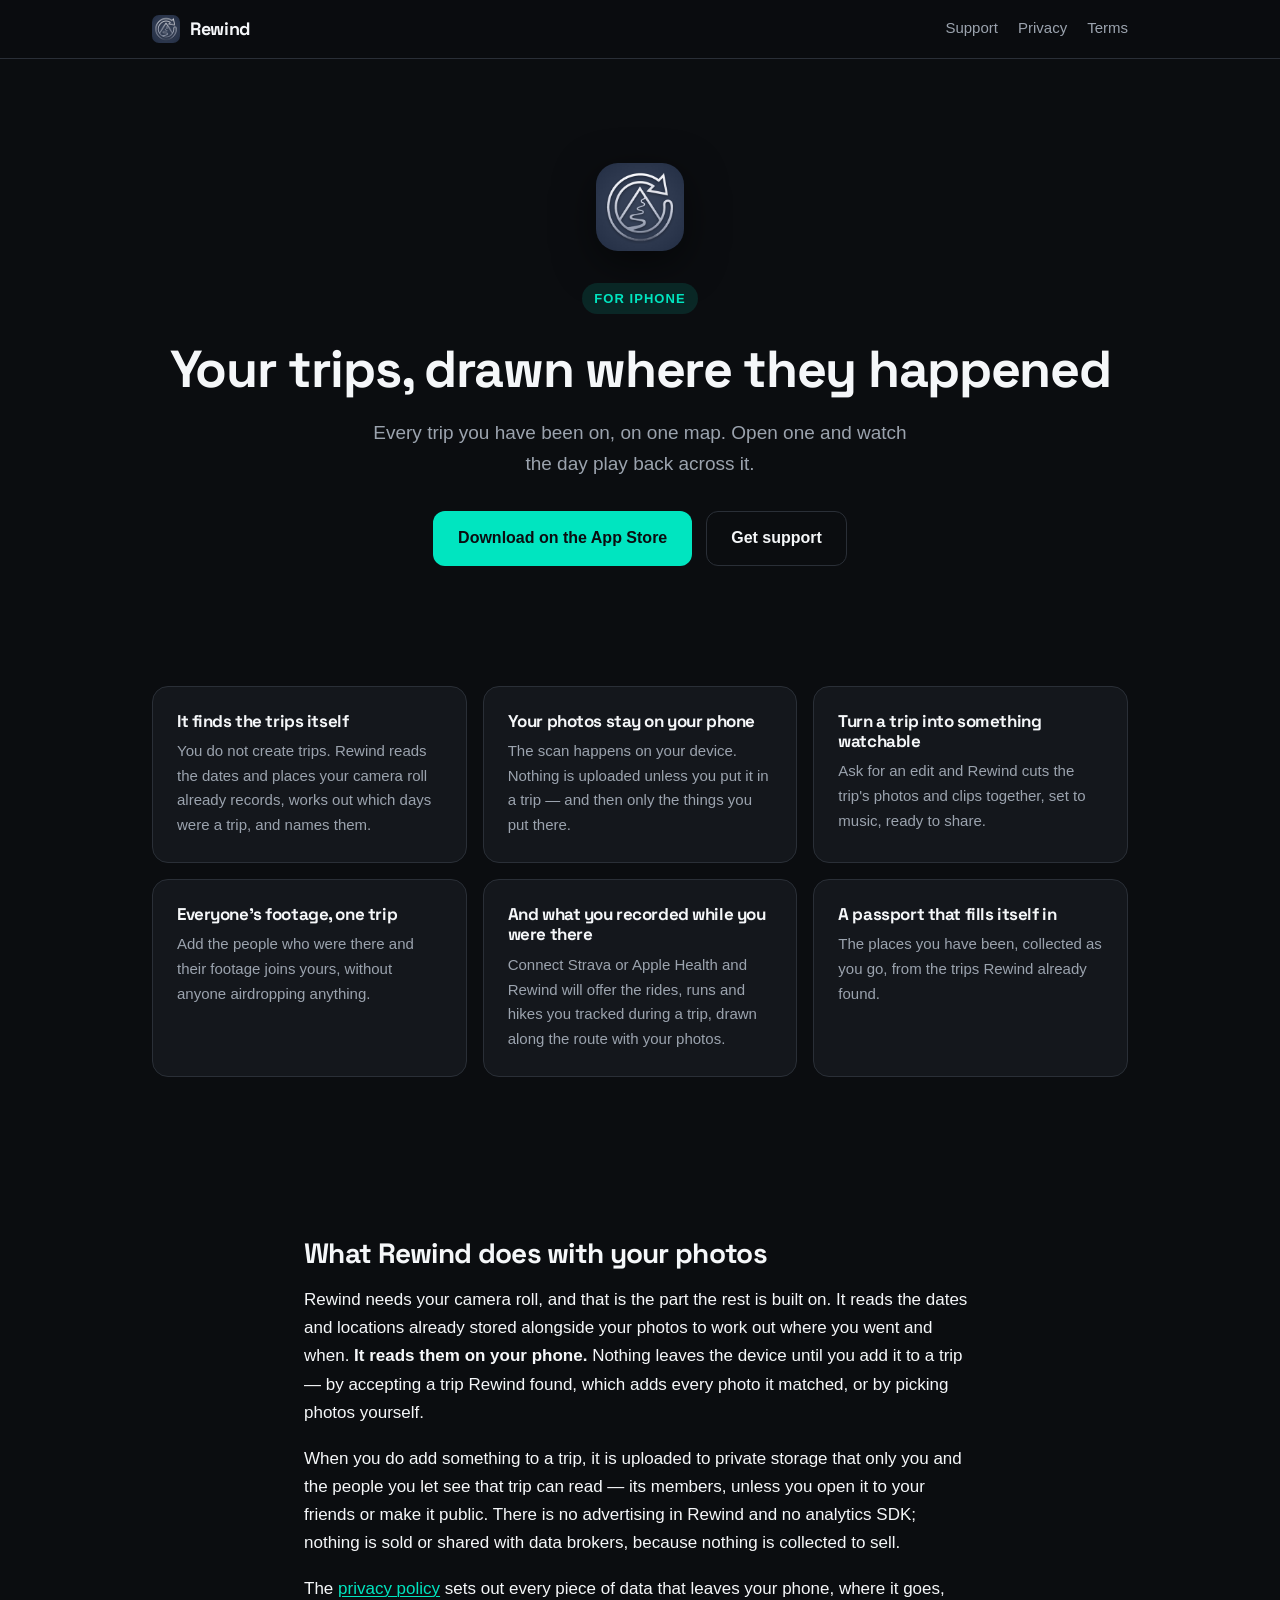
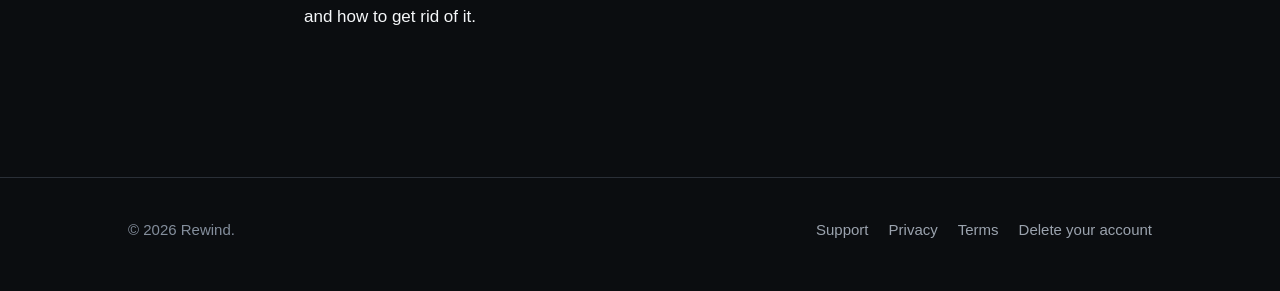
<file: index.html>
<!doctype html>
<html lang="en">
  <head>
    <meta charset="utf-8" />
    <meta name="viewport" content="width=device-width, initial-scale=1" />
    <title>Rewind — Your trips, drawn where they happened</title>
    <meta
      name="description"
      content="Rewind finds the trips already in your camera roll, draws them on a map, and cuts them into something watchable. Photos stay on your phone until you add them to a trip."
    />
    <link rel="canonical" href="https://getrewind.cloud/" />
    <link rel="icon" href="favicon.png" />
    <link rel="apple-touch-icon" href="icon.png" />

    <meta property="og:type" content="website" />
    <meta property="og:title" content="Rewind — Your trips, drawn where they happened" />
    <meta
      property="og:description"
      content="Every trip you have been on, on one map. Open one and watch the day play back across it."
    />
    <meta property="og:image" content="https://getrewind.cloud/icon.png" />
    <meta name="twitter:card" content="summary" />

    <link rel="preconnect" href="https://fonts.googleapis.com" />
    <link rel="preconnect" href="https://fonts.gstatic.com" crossorigin />
    <link
      href="https://fonts.googleapis.com/css2?family=Space+Grotesk:wght@500;700&display=swap"
      rel="stylesheet"
    />
    <link rel="stylesheet" href="styles.css" />
  </head>
  <body>
    <a class="skip-link" href="#main">Skip to content</a>

    <header class="site-header">
      <div class="site-header__inner">
        <a class="wordmark" href="./">
          <img src="icon.png" alt="" width="28" height="28" />
          Rewind
        </a>
        <nav class="site-nav" aria-label="Main">
          <a href="support.html">Support</a>
          <a href="privacy.html">Privacy</a>
          <a href="terms.html">Terms</a>
        </nav>
      </div>
    </header>

    <main id="main">
      <section class="hero">
        <img class="hero__icon" src="icon.png" alt="The Rewind app icon" width="88" height="88" />
        <p class="eyebrow">For iPhone</p>
        <h1>Your trips, drawn where they happened</h1>
        <p class="lede">
          Every trip you have been on, on one map. Open one and watch the day play back
          across it.
        </p>
        <div class="cta-row">
          <!--
            This link 404s until the app is actually released. 6799163619 is the App
            Store Connect app id from eas.json, and apps.apple.com resolves an
            /app/id<n> path only once a version has gone live.
          -->
          <a class="btn btn--primary" href="https://apps.apple.com/app/id6799163619">
            Download on the App Store
          </a>
          <a class="btn btn--ghost" href="support.html">Get support</a>
        </div>
      </section>

      <section aria-label="Features">
        <div class="features">
          <article class="card">
            <h3>It finds the trips itself</h3>
            <p>
              You do not create trips. Rewind reads the dates and places your camera roll
              already records, works out which days were a trip, and names them.
            </p>
          </article>
          <article class="card">
            <h3>Your photos stay on your phone</h3>
            <p>
              The scan happens on your device. Nothing is uploaded unless you put it in a
              trip — and then only the things you put there.
            </p>
          </article>
          <article class="card">
            <h3>Turn a trip into something watchable</h3>
            <p>
              Ask for an edit and Rewind cuts the trip's photos and clips together, set to
              music, ready to share.
            </p>
          </article>
          <article class="card">
            <h3>Everyone's footage, one trip</h3>
            <p>
              Add the people who were there and their footage joins yours, without anyone
              airdropping anything.
            </p>
          </article>
          <article class="card">
            <h3>And what you recorded while you were there</h3>
            <p>
              Connect Strava or Apple Health and Rewind will offer the rides, runs and hikes
              you tracked during a trip, drawn along the route with your photos.
            </p>
          </article>
          <article class="card">
            <h3>A passport that fills itself in</h3>
            <p>
              The places you have been, collected as you go, from the trips Rewind already
              found.
            </p>
          </article>
        </div>
      </section>

      <section class="prose" aria-labelledby="privacy-heading">
        <h2 id="privacy-heading">What Rewind does with your photos</h2>
        <p>
          Rewind needs your camera roll, and that is the part the rest is built on. It reads
          the dates and locations already stored alongside your photos to work out where you
          went and when. <strong>It reads them on your phone.</strong> Nothing leaves the
          device until you add it to a trip — by accepting a trip Rewind found, which adds
          every photo it matched, or by picking photos yourself.
        </p>
        <p>
          When you do add something to a trip, it is uploaded to private storage that only
          you and the people you let see that trip can read — its members, unless you open
          it to your friends or make it public. There is no advertising in Rewind and no
          analytics SDK; nothing is sold or shared with data brokers, because nothing is
          collected to sell.
        </p>
        <p>
          The <a href="privacy.html">privacy policy</a> sets out every piece of data that
          leaves your phone, where it goes, and how to get rid of it.
        </p>
      </section>
    </main>

    <footer class="site-footer">
      <div class="site-footer__inner">
        <p>&copy; 2026 Rewind.</p>
        <nav aria-label="Footer">
          <a href="support.html">Support</a>
          <a href="privacy.html">Privacy</a>
          <a href="terms.html">Terms</a>
          <a href="delete-account.html">Delete your account</a>
        </nav>
      </div>
    </footer>
  </body>
</html>
</file>
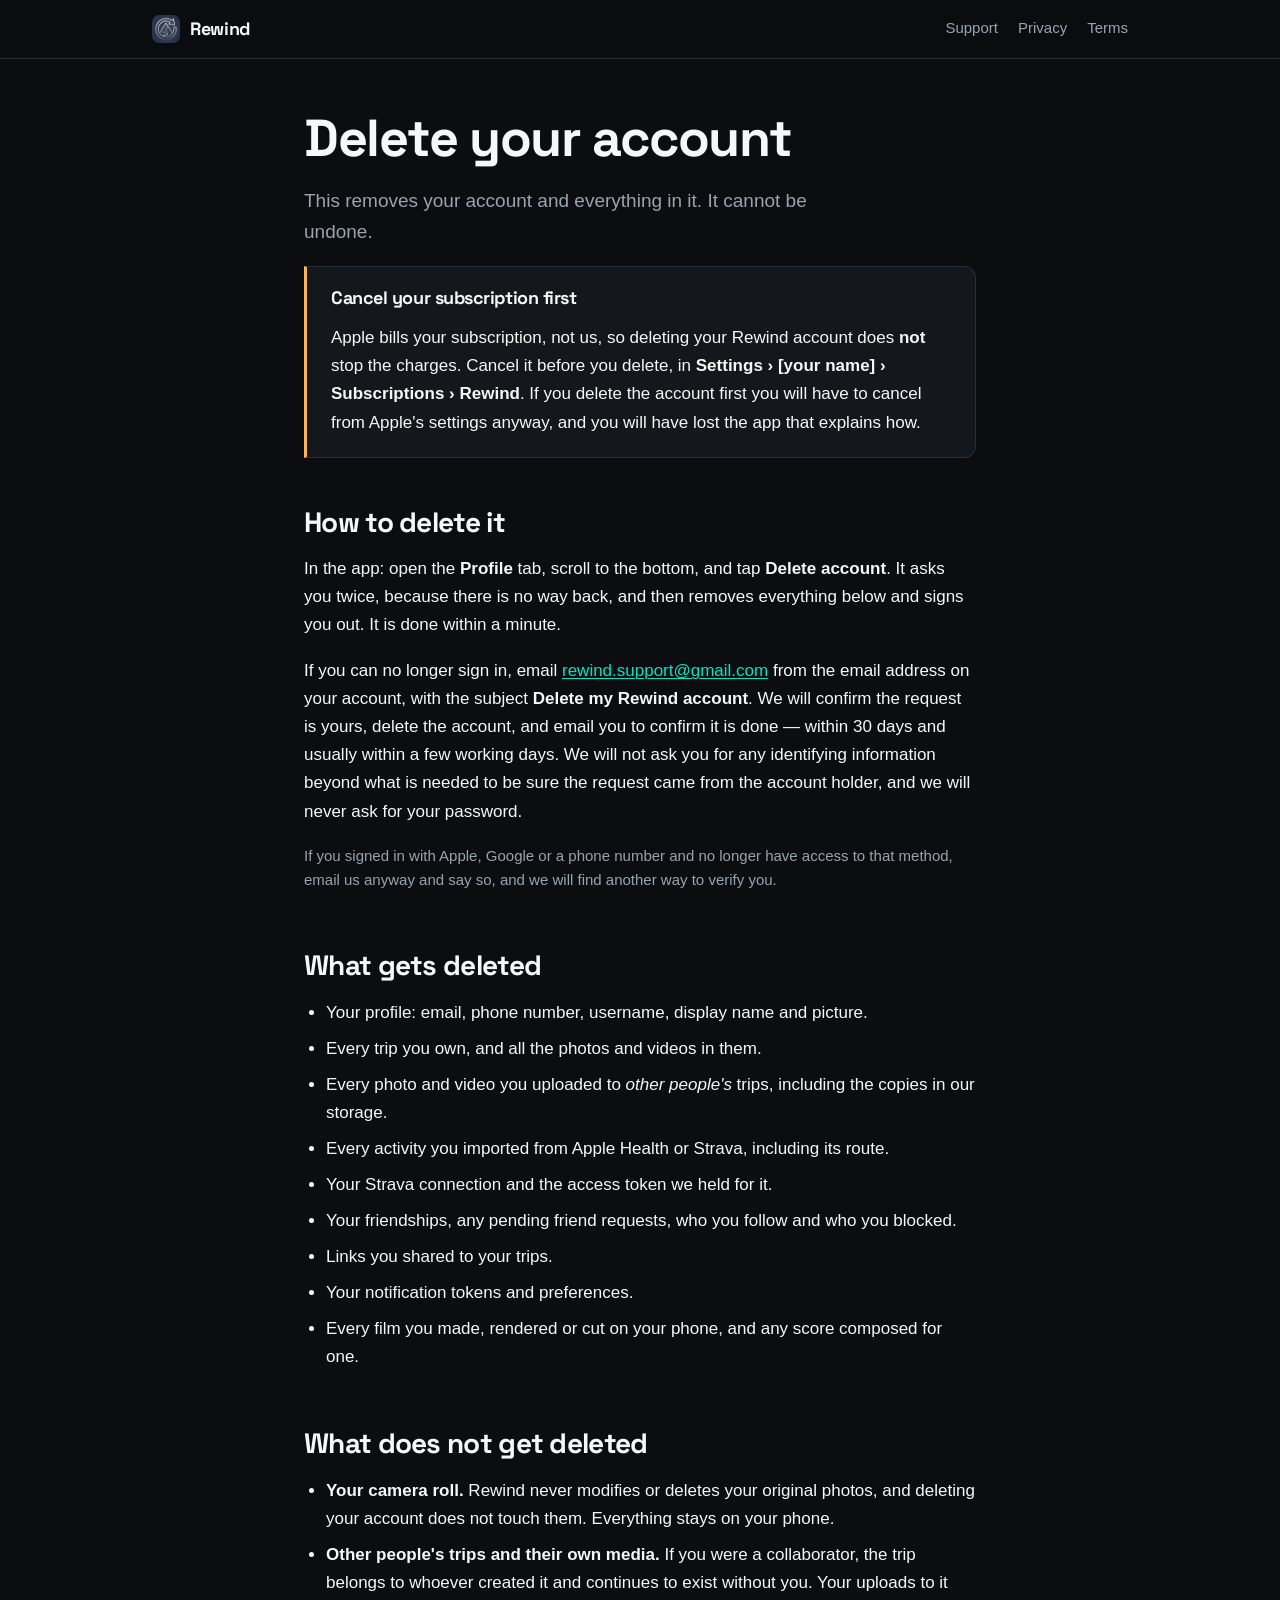
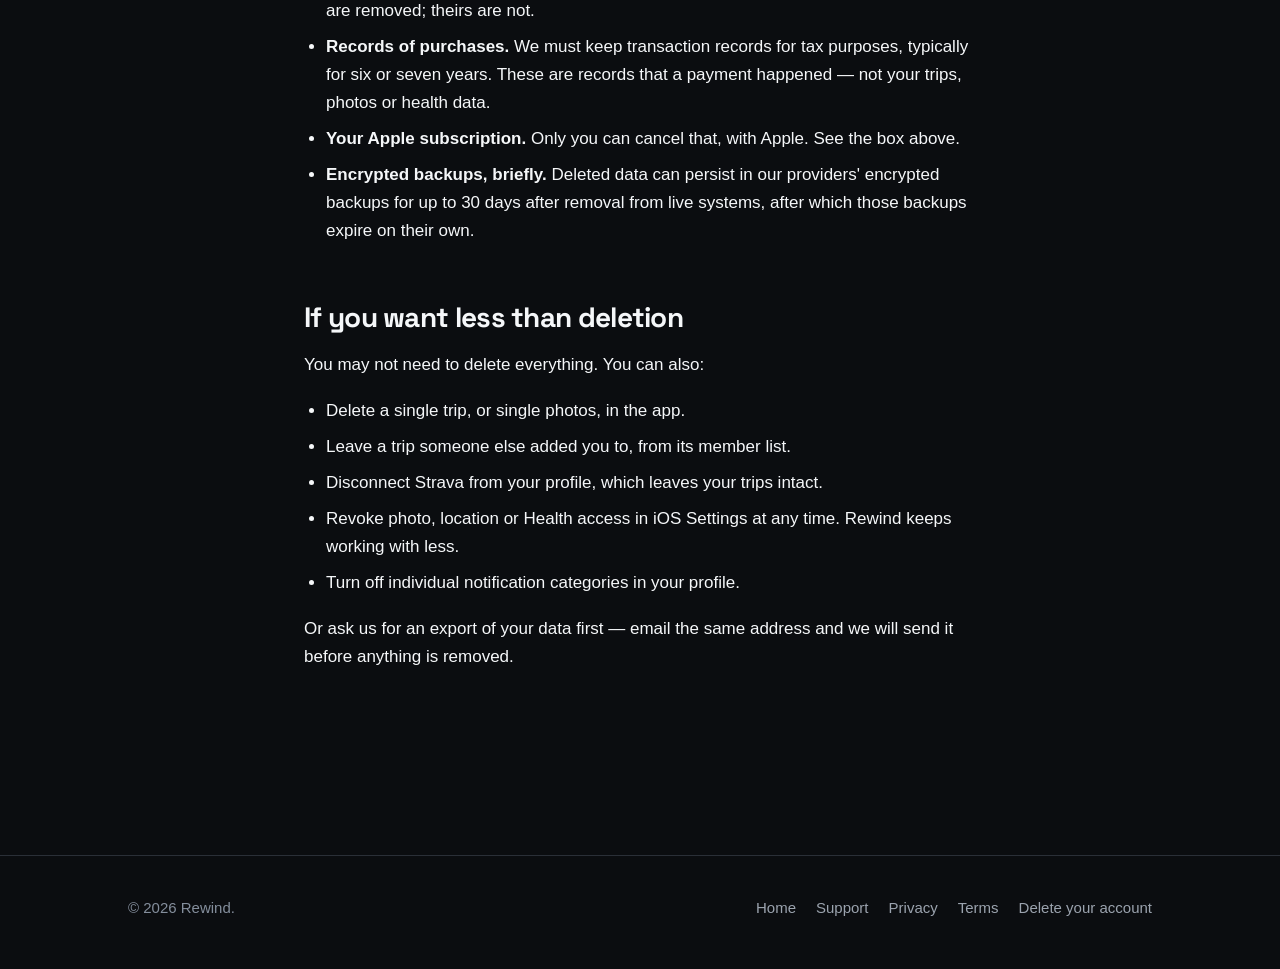
<file: delete-account.html>
<!doctype html>
<html lang="en">
  <head>
    <meta charset="utf-8" />
    <meta name="viewport" content="width=device-width, initial-scale=1" />
    <title>Delete your account — Rewind</title>
    <meta
      name="description"
      content="How to delete your Rewind account and everything in it, what gets removed, and what to do about an active subscription first."
    />
    <link rel="canonical" href="https://getrewind.cloud/delete-account.html" />
    <link rel="icon" href="favicon.png" />
    <link rel="preconnect" href="https://fonts.googleapis.com" />
    <link rel="preconnect" href="https://fonts.gstatic.com" crossorigin />
    <link
      href="https://fonts.googleapis.com/css2?family=Space+Grotesk:wght@500;700&display=swap"
      rel="stylesheet"
    />
    <link rel="stylesheet" href="styles.css" />
  </head>
  <body>
    <a class="skip-link" href="#main">Skip to content</a>

    <header class="site-header">
      <div class="site-header__inner">
        <a class="wordmark" href="./">
          <img src="icon.png" alt="" width="28" height="28" />
          Rewind
        </a>
        <nav class="site-nav" aria-label="Main">
          <a href="support.html">Support</a>
          <a href="privacy.html">Privacy</a>
          <a href="terms.html">Terms</a>
        </nav>
      </div>
    </header>

    <main id="main">
      <div class="prose">
        <h1>Delete your account</h1>
        <p class="lede">
          This removes your account and everything in it. It cannot be undone.
        </p>

        <div class="callout callout--warning">
          <h2 style="margin-top: 0; font-size: 1.125rem">Cancel your subscription first</h2>
          <p style="margin-bottom: 0">
            Apple bills your subscription, not us, so deleting your Rewind account does
            <strong>not</strong> stop the charges. Cancel it before you delete, in
            <strong>Settings &rsaquo; [your name] &rsaquo; Subscriptions &rsaquo;
            Rewind</strong>. If you delete the account first you will have to cancel from
            Apple's settings anyway, and you will have lost the app that explains how.
          </p>
        </div>

        <section>
          <h2>How to delete it</h2>
          <p>
            In the app: open the <strong>Profile</strong> tab, scroll to the bottom, and tap
            <strong>Delete account</strong>. It asks you twice, because there is no way back,
            and then removes everything below and signs you out. It is done within a minute.
          </p>
          <p>
            If you can no longer sign in, email
            <a href="mailto:rewind.support@gmail.com?subject=Delete%20my%20Rewind%20account">rewind.support@gmail.com</a>
            from the email address on your account, with the subject
            <strong>Delete my Rewind account</strong>. We will confirm the request is yours,
            delete the account, and email you to confirm it is done — within 30 days and
            usually within a few working days. We will not ask you for any identifying
            information beyond what is needed to be sure the request came from the account
            holder, and we will never ask for your password.
          </p>
          <p class="small muted">
            If you signed in with Apple, Google or a phone number and no longer have access to
            that method, email us anyway and say so, and we will find another way to verify
            you.
          </p>
        </section>

        <section>
          <h2>What gets deleted</h2>
          <ul>
            <li>Your profile: email, phone number, username, display name and picture.</li>
            <li>Every trip you own, and all the photos and videos in them.</li>
            <li>
              Every photo and video you uploaded to <em>other people's</em> trips, including
              the copies in our storage.
            </li>
            <li>Every activity you imported from Apple Health or Strava, including its route.</li>
            <li>Your Strava connection and the access token we held for it.</li>
            <li>Your friendships, any pending friend requests, who you follow and who you blocked.</li>
            <li>Links you shared to your trips.</li>
            <li>Your notification tokens and preferences.</li>
            <li>Every film you made, rendered or cut on your phone, and any score composed for one.</li>
          </ul>
        </section>

        <section>
          <h2>What does not get deleted</h2>
          <ul>
            <li>
              <strong>Your camera roll.</strong> Rewind never modifies or deletes your original
              photos, and deleting your account does not touch them. Everything stays on your
              phone.
            </li>
            <li>
              <strong>Other people's trips and their own media.</strong> If you were a
              collaborator, the trip belongs to whoever created it and continues to exist
              without you. Your uploads to it are removed; theirs are not.
            </li>
            <li>
              <strong>Records of purchases.</strong> We must keep transaction records for tax
              purposes, typically for six or seven years. These are records that a payment
              happened — not your trips, photos or health data.
            </li>
            <li>
              <strong>Your Apple subscription.</strong> Only you can cancel that, with Apple.
              See the box above.
            </li>
            <li>
              <strong>Encrypted backups, briefly.</strong> Deleted data can persist in our
              providers' encrypted backups for up to 30 days after removal from live systems,
              after which those backups expire on their own.
            </li>
          </ul>
        </section>

        <section>
          <h2>If you want less than deletion</h2>
          <p>You may not need to delete everything. You can also:</p>
          <ul>
            <li>Delete a single trip, or single photos, in the app.</li>
            <li>Leave a trip someone else added you to, from its member list.</li>
            <li>Disconnect Strava from your profile, which leaves your trips intact.</li>
            <li>
              Revoke photo, location or Health access in iOS Settings at any time. Rewind keeps
              working with less.
            </li>
            <li>Turn off individual notification categories in your profile.</li>
          </ul>
          <p>
            Or ask us for an export of your data first — email the same address and we will
            send it before anything is removed.
          </p>
        </section>
      </div>
    </main>

    <footer class="site-footer">
      <div class="site-footer__inner">
        <p>&copy; 2026 Rewind.</p>
        <nav aria-label="Footer">
          <a href="./">Home</a>
          <a href="support.html">Support</a>
          <a href="privacy.html">Privacy</a>
          <a href="terms.html">Terms</a>
          <a href="delete-account.html">Delete your account</a>
        </nav>
      </div>
    </footer>
  </body>
</html>
</file>
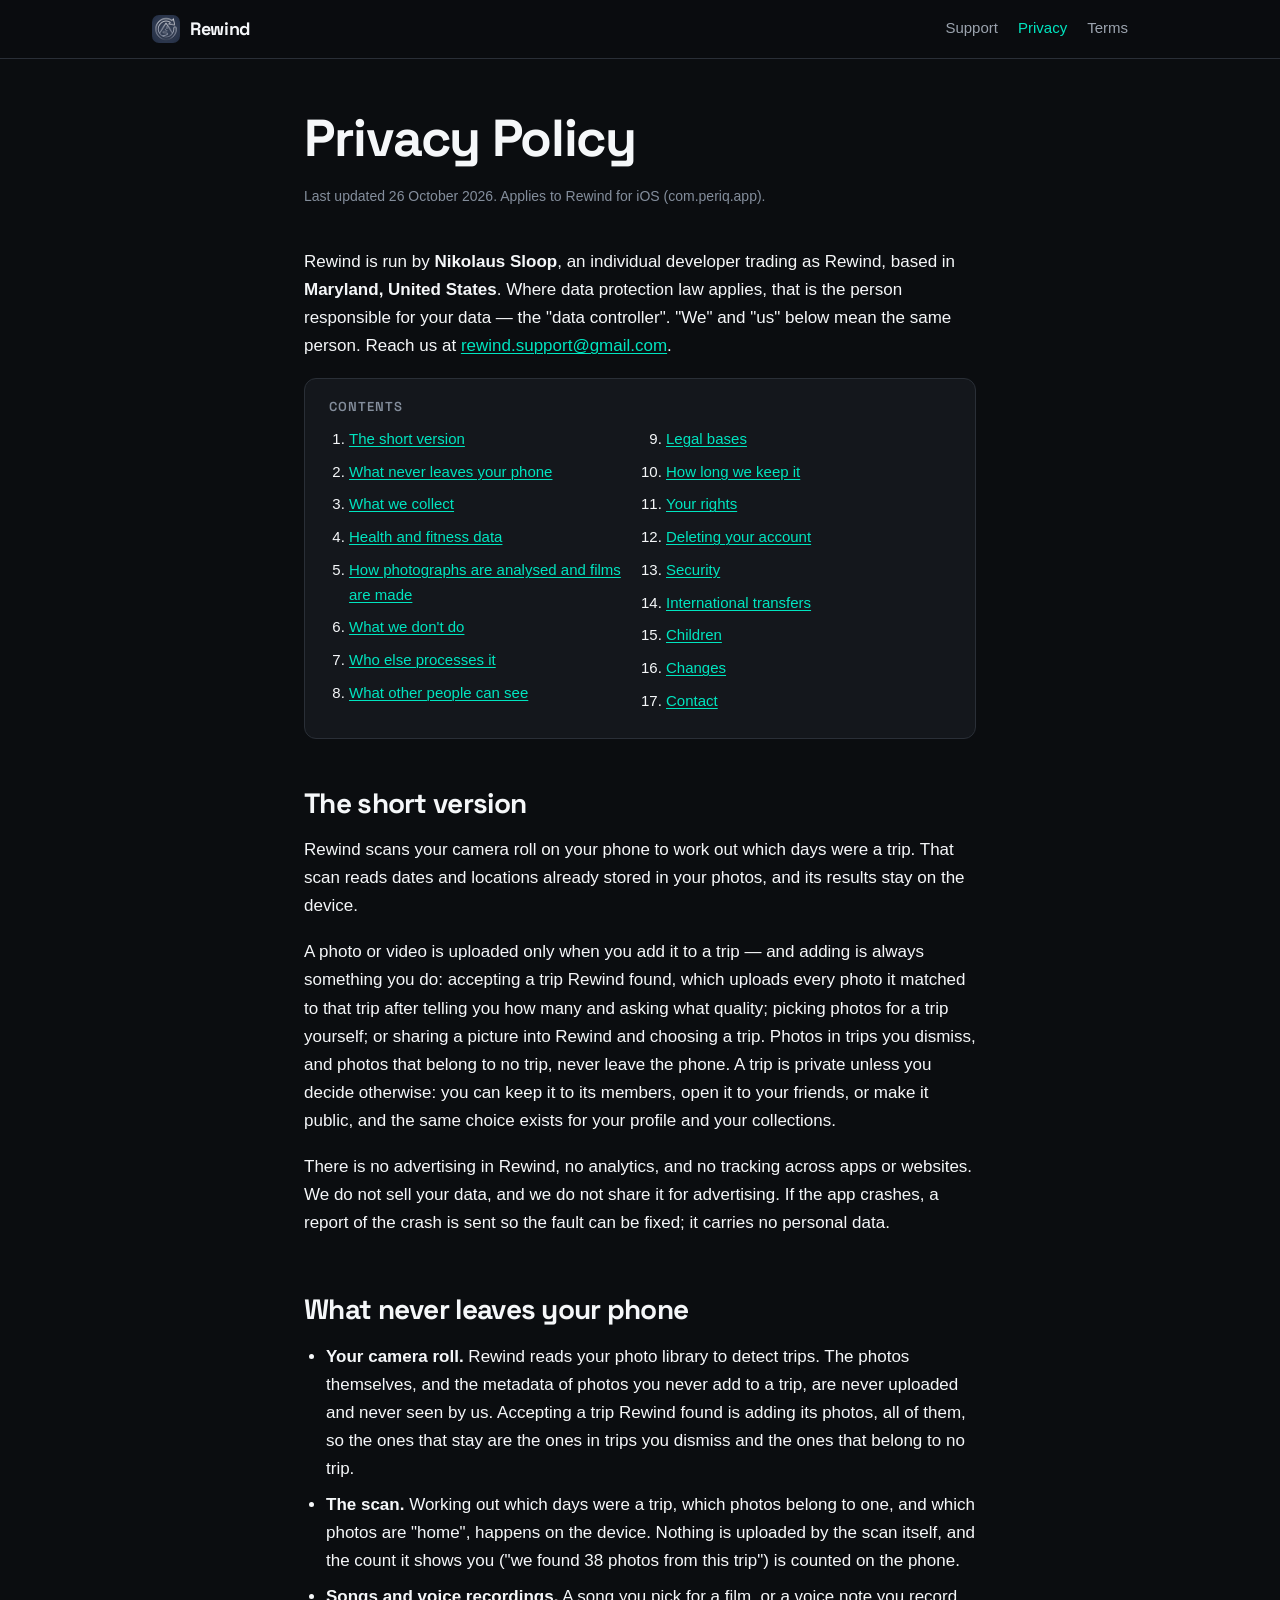
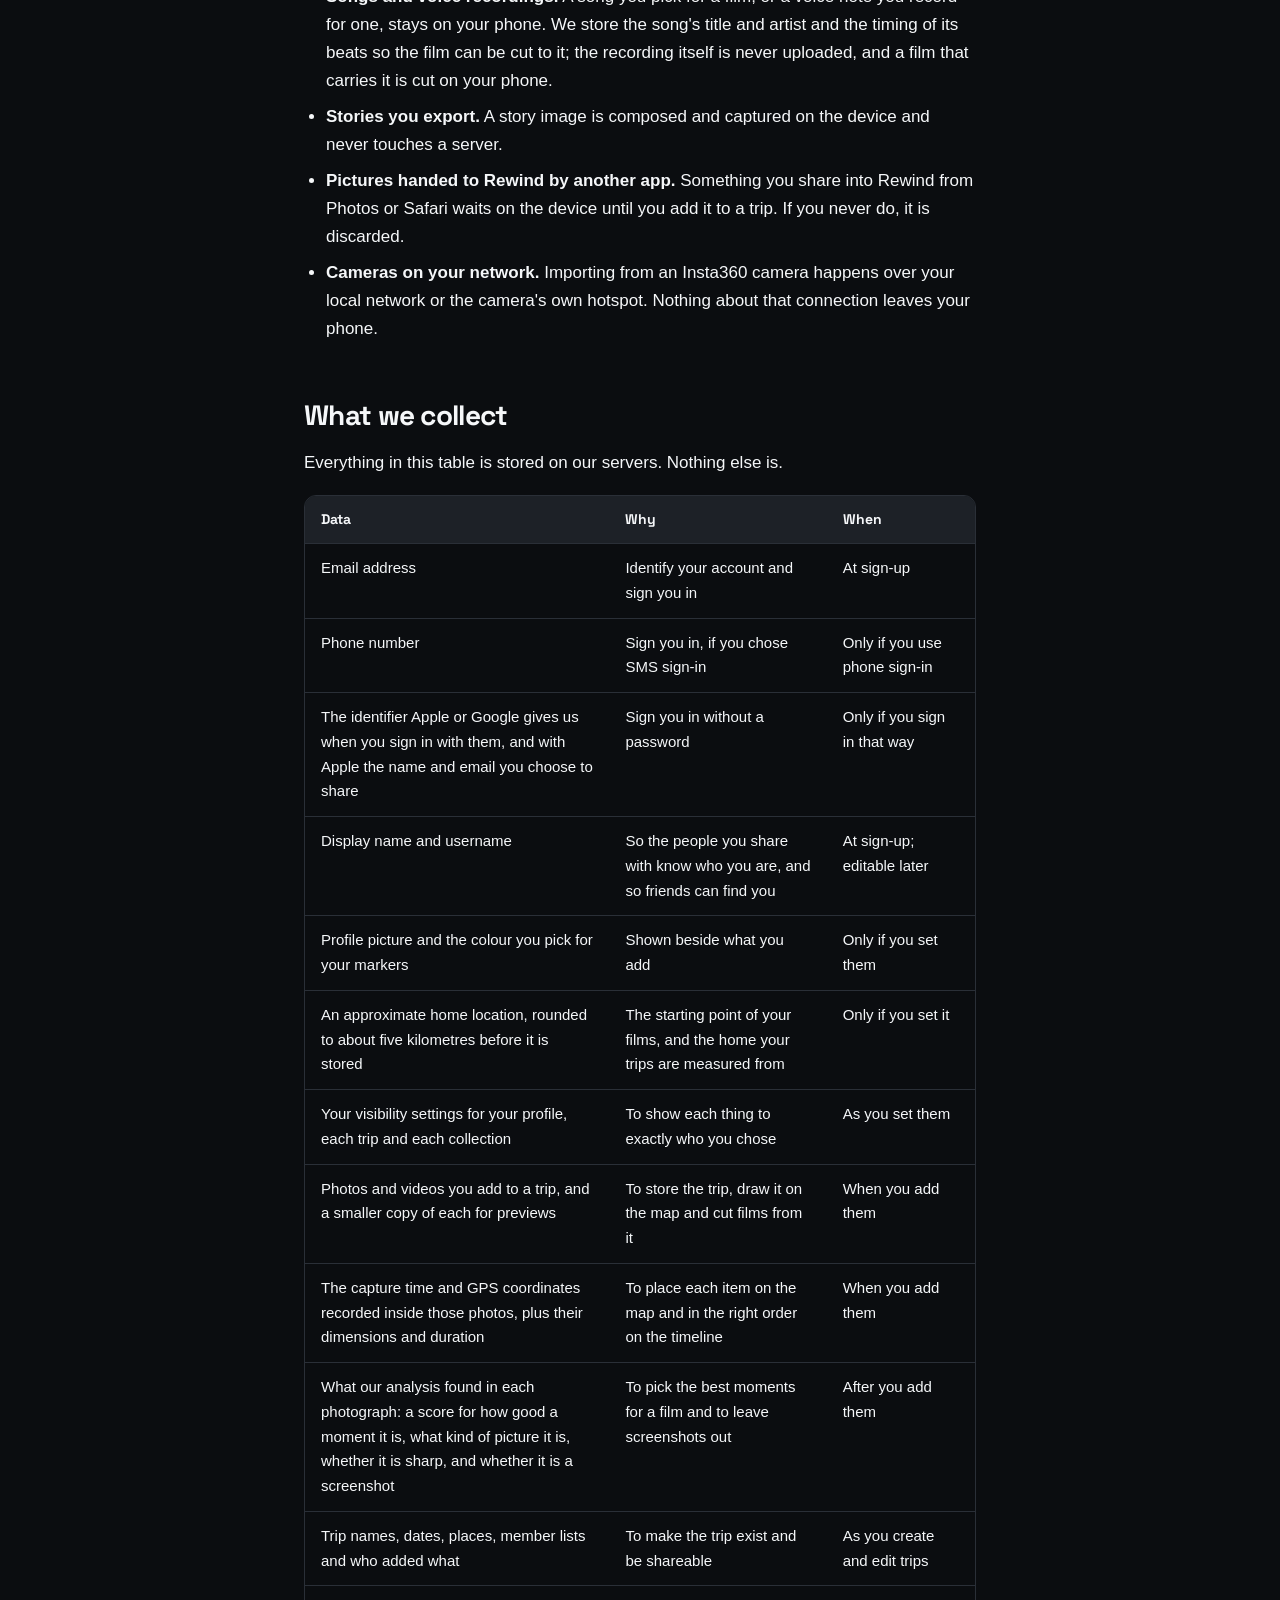
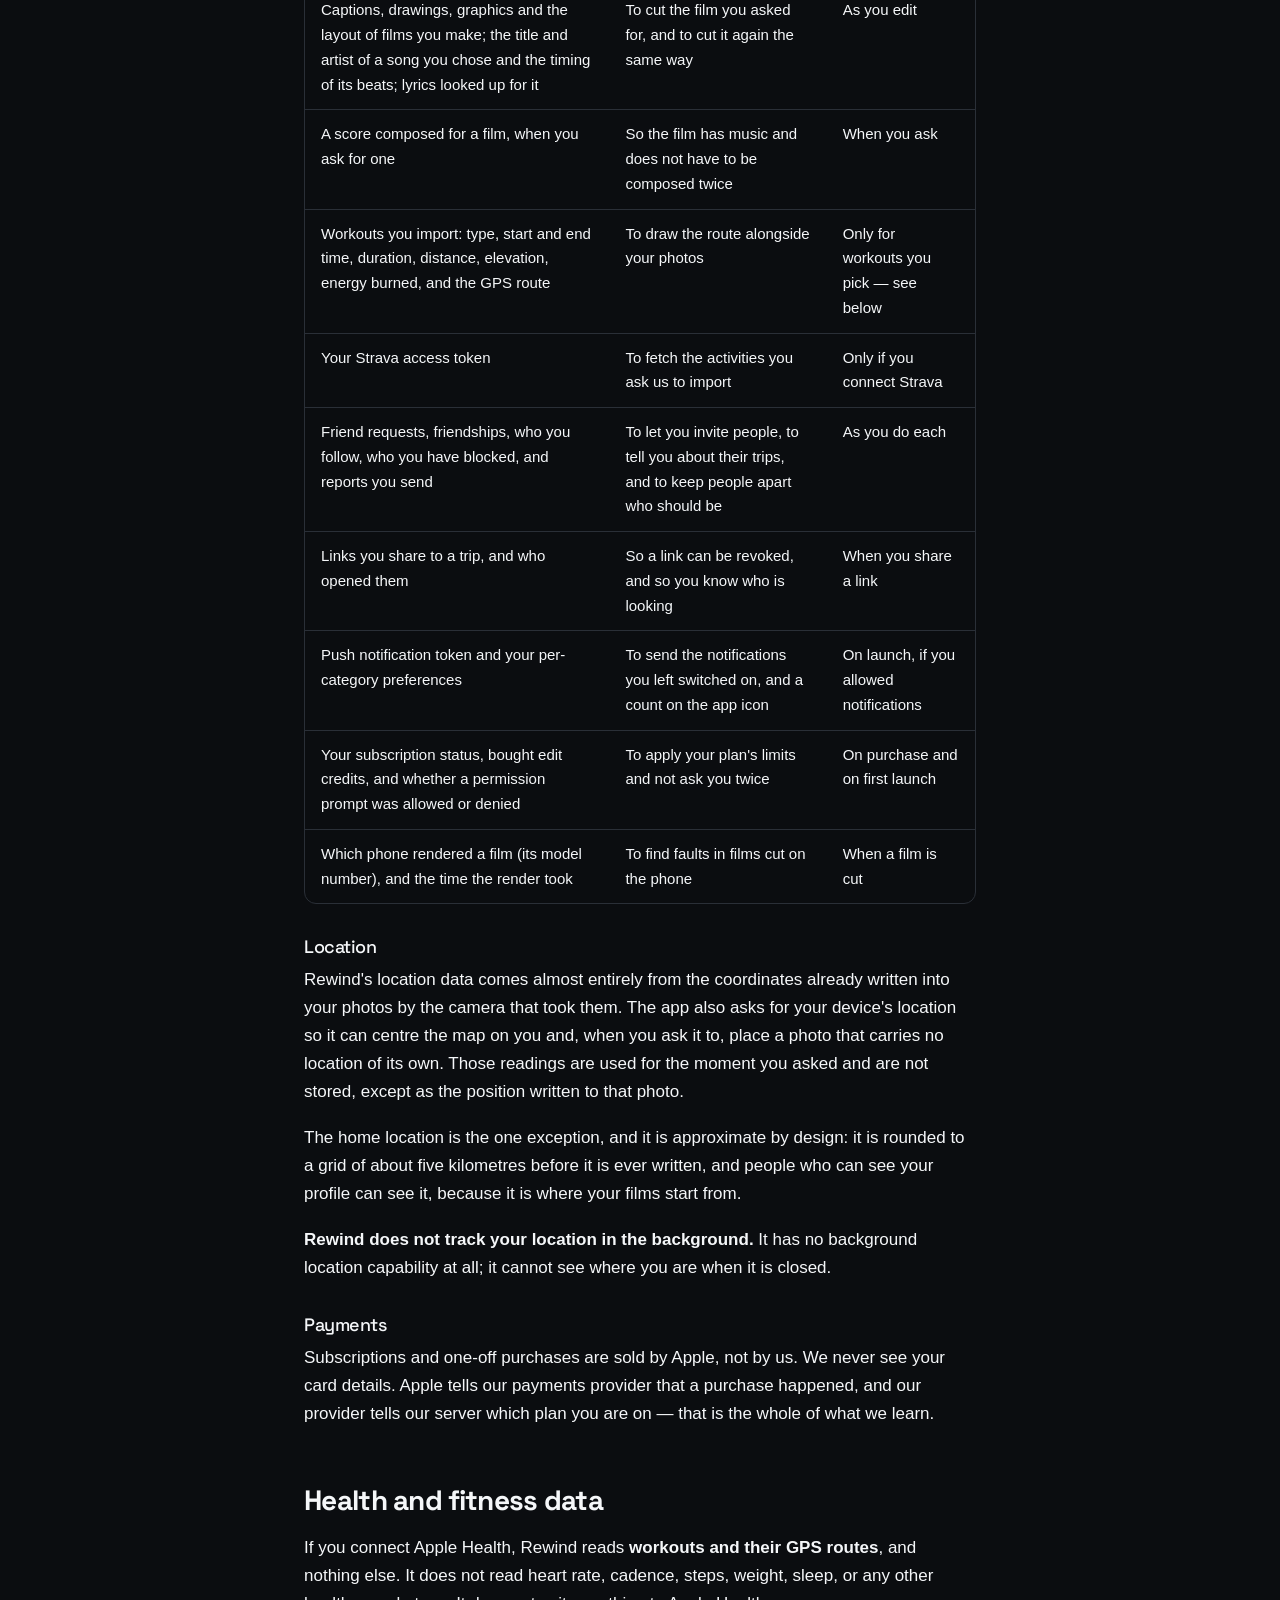
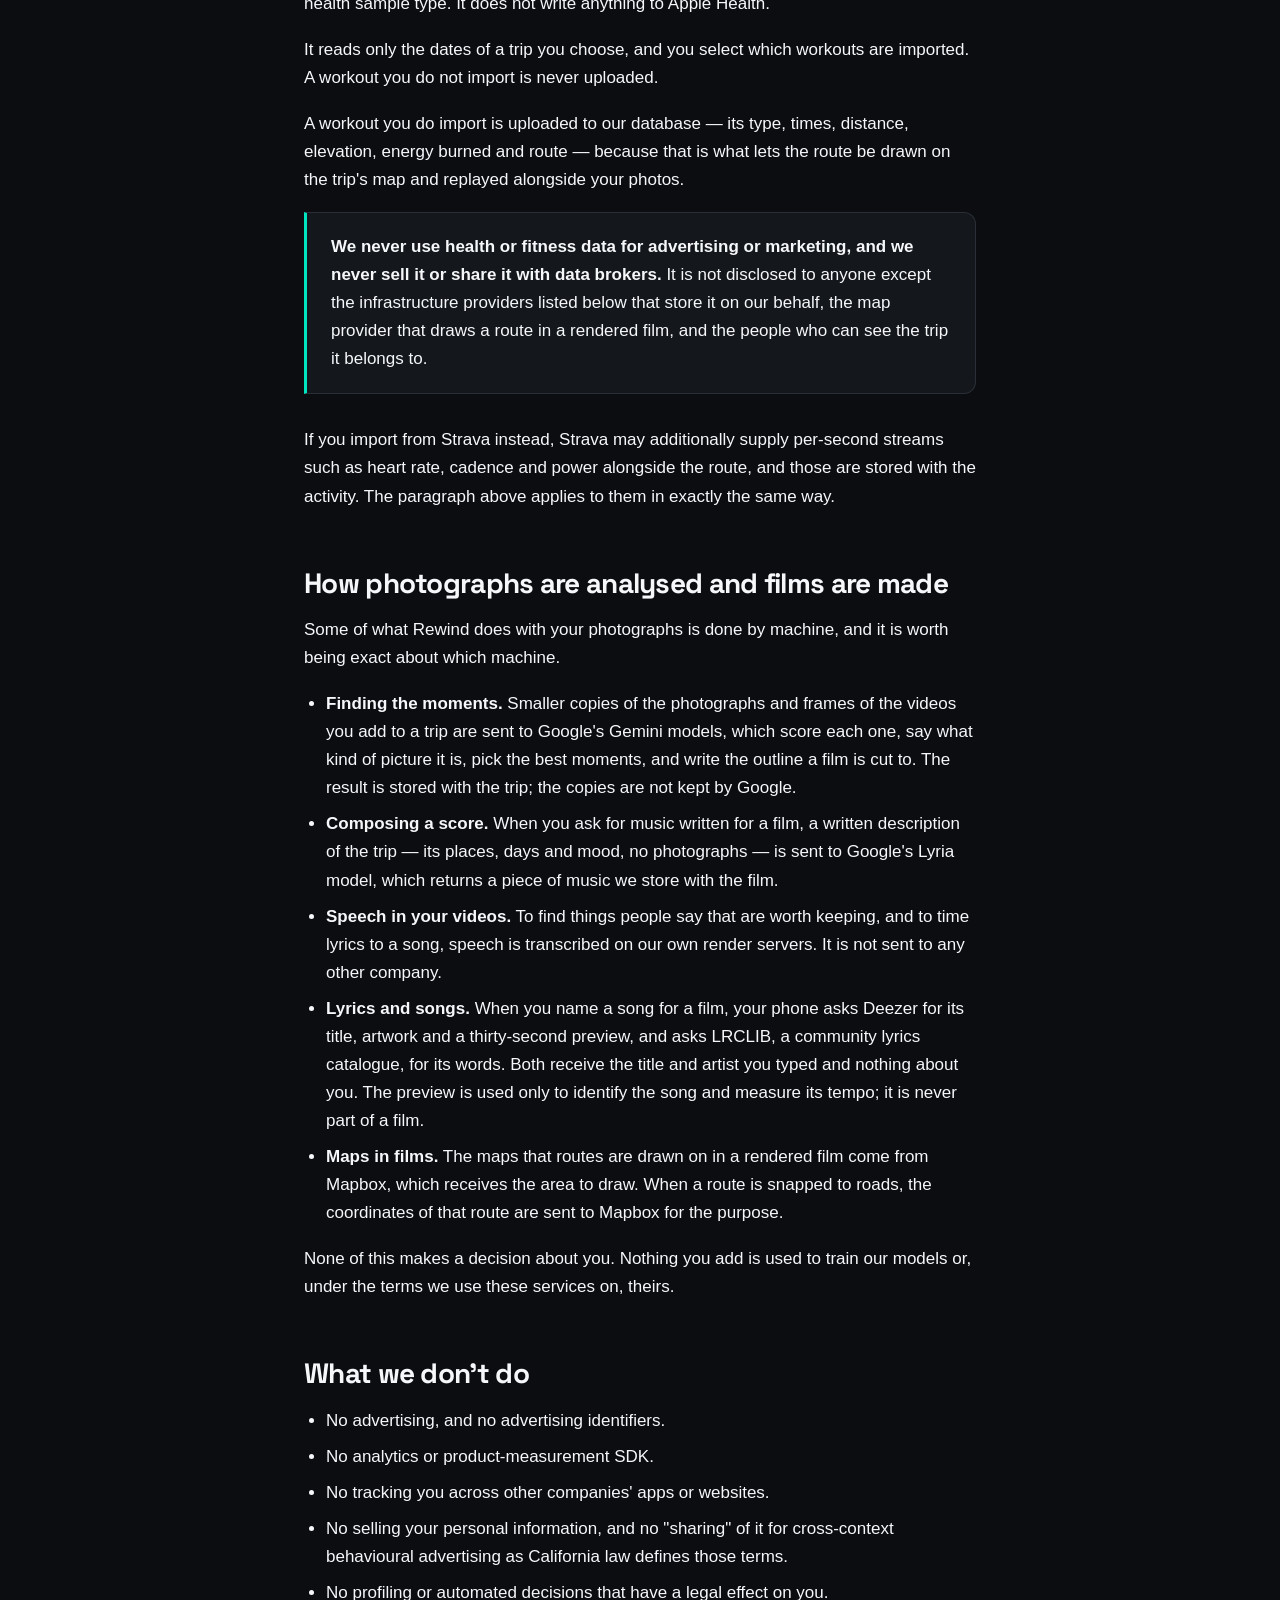
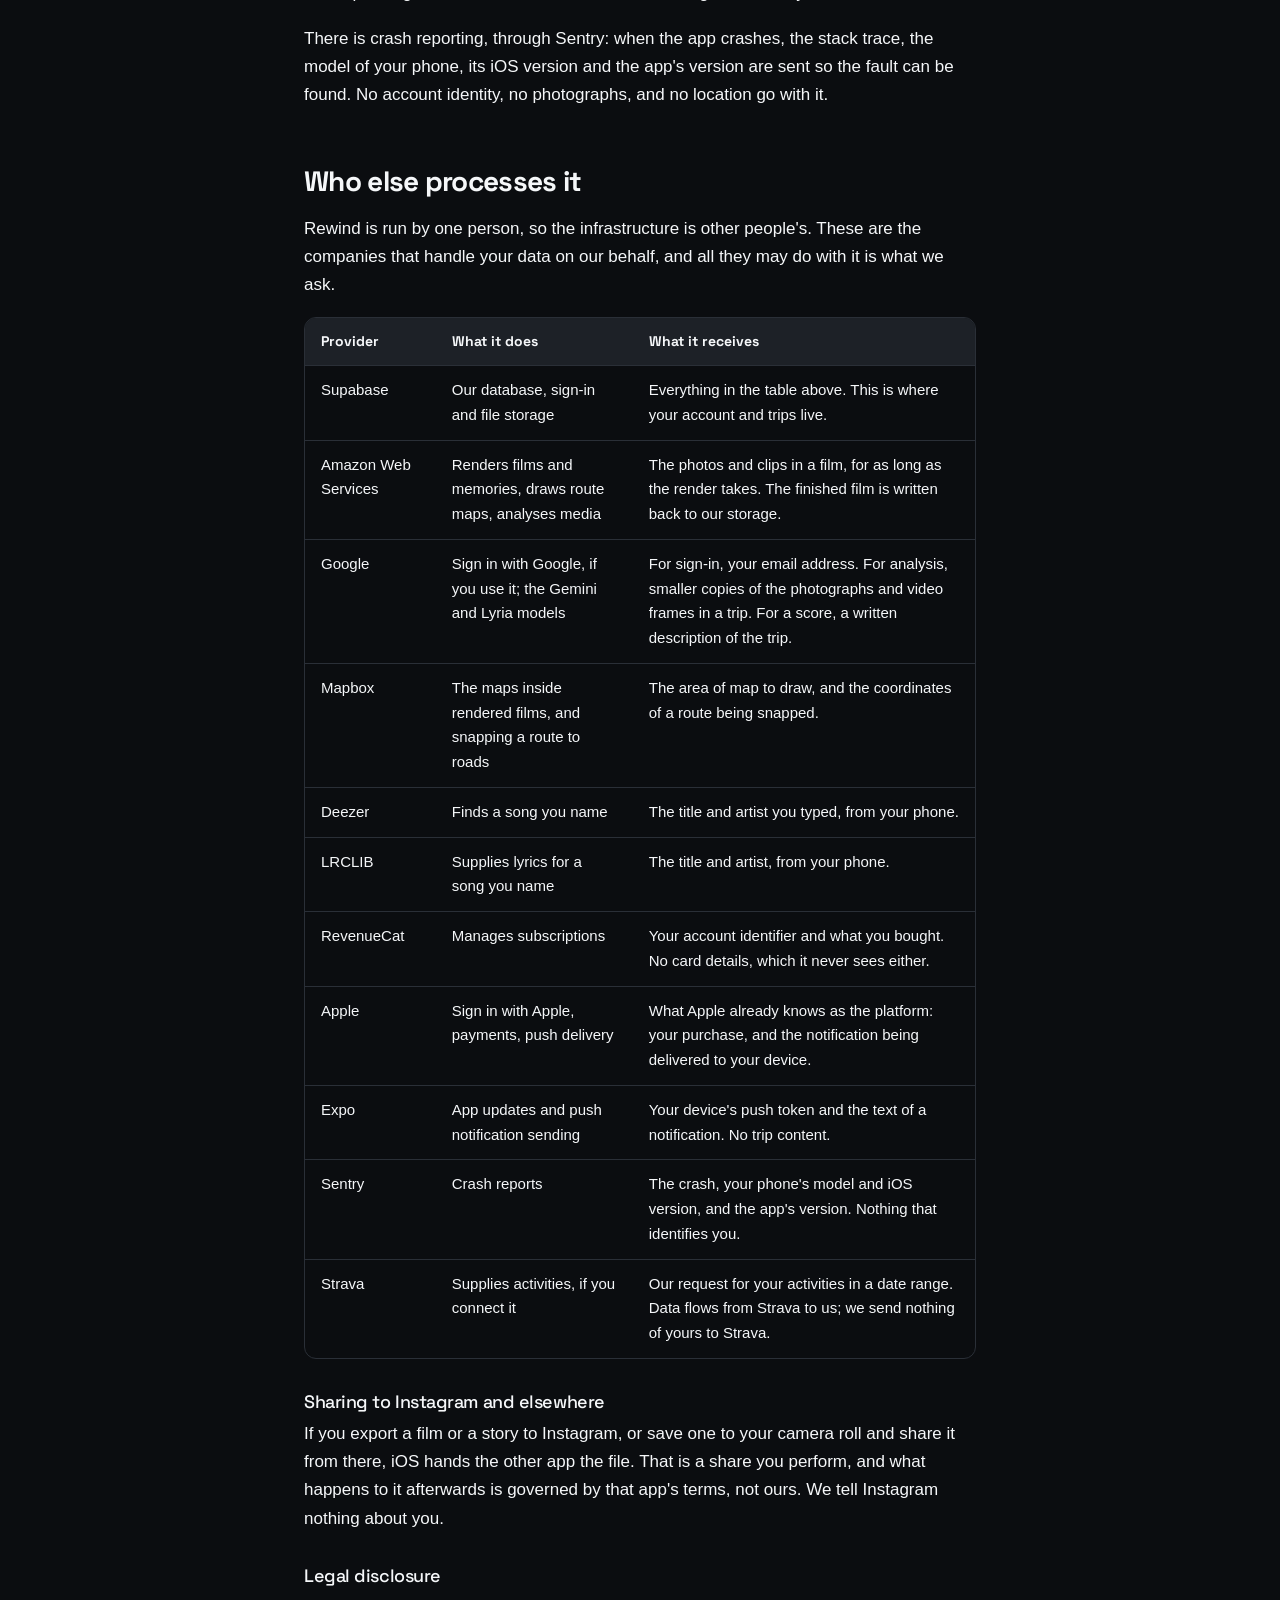
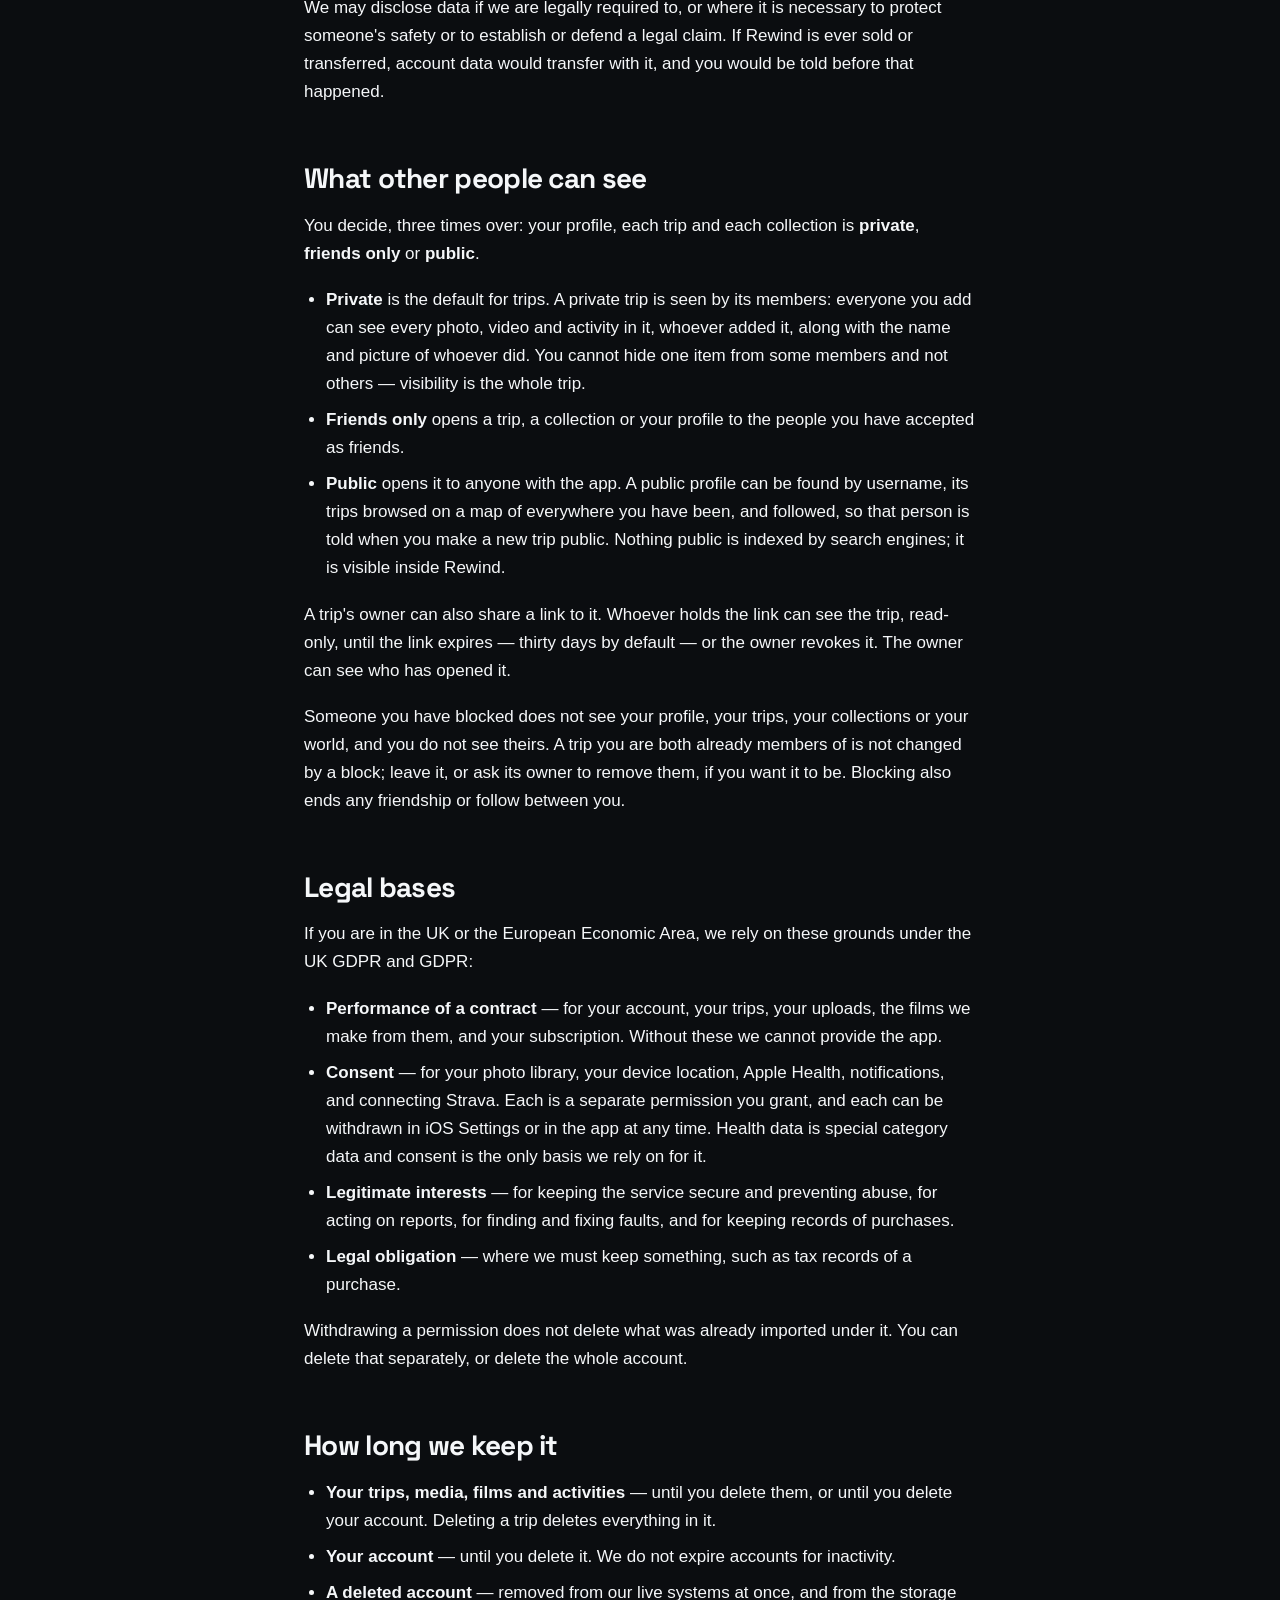
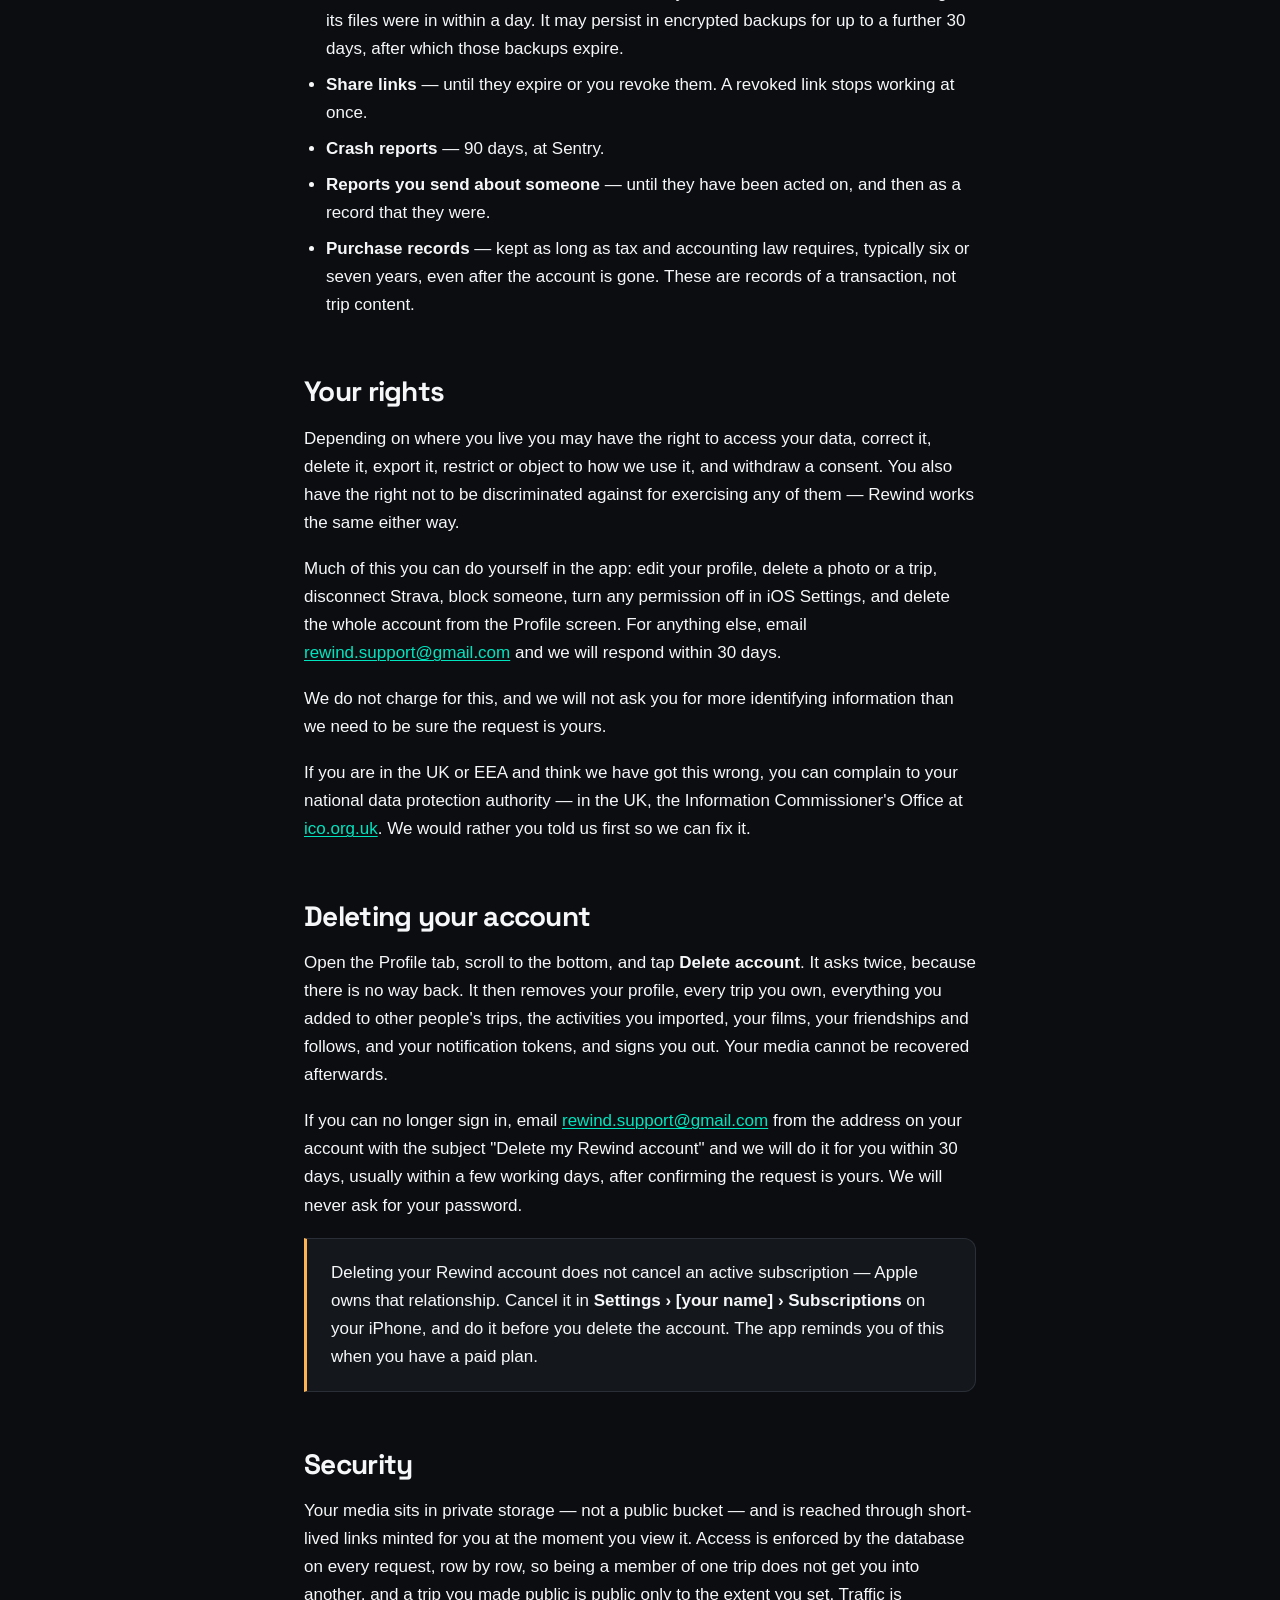
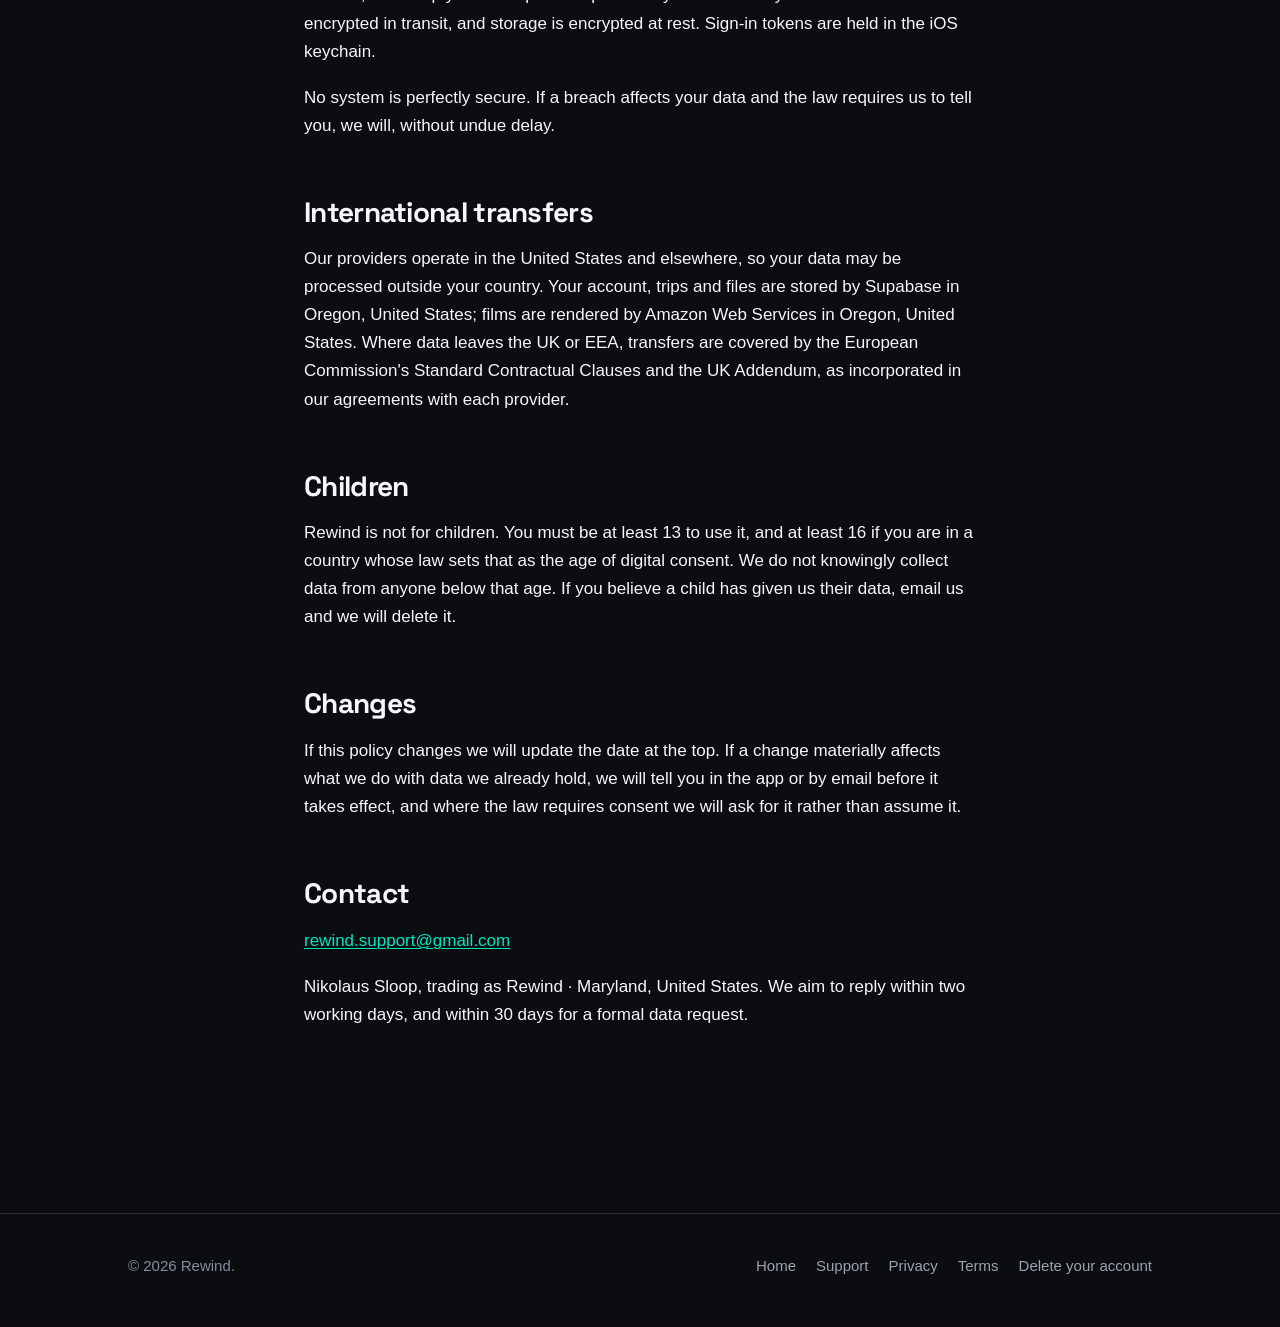
<file: privacy.html>
<!doctype html>
<html lang="en">
  <head>
    <meta charset="utf-8" />
    <meta name="viewport" content="width=device-width, initial-scale=1" />
    <title>Privacy Policy — Rewind</title>
    <meta name="description" content="What data Rewind collects, what stays on your device, who processes it, and how to delete it." />
    <link rel="canonical" href="https://getrewind.cloud/privacy.html" />
    <link rel="icon" href="favicon.png" />
    <link rel="preconnect" href="https://fonts.googleapis.com" />
    <link rel="preconnect" href="https://fonts.gstatic.com" crossorigin />
    <link
      href="https://fonts.googleapis.com/css2?family=Space+Grotesk:wght@500;700&display=swap"
      rel="stylesheet"
    />
    <link rel="stylesheet" href="styles.css" />
  </head>
  <body>
    <a class="skip-link" href="#main">Skip to content</a>

    <header class="site-header">
      <div class="site-header__inner">
        <a class="wordmark" href="./">
          <img src="icon.png" alt="" width="28" height="28" />
          Rewind
        </a>
        <nav class="site-nav" aria-label="Main">
          <a href="support.html">Support</a>
          <a href="privacy.html" aria-current="page">Privacy</a>
          <a href="terms.html">Terms</a>
        </nav>
      </div>
    </header>

    <main id="main">
      <div class="prose">
        <h1>Privacy Policy</h1>
        <p class="meta">Last updated 26 October 2026. Applies to Rewind for iOS (com.periq.app).</p>

        <p>Rewind is run by <strong>Nikolaus Sloop</strong>, an individual developer trading as Rewind, based in <strong>Maryland, United States</strong>. Where data protection law applies, that is the person responsible for your data — the &quot;data controller&quot;. &quot;We&quot; and &quot;us&quot; below mean the same person. Reach us at <a href="mailto:rewind.support@gmail.com">rewind.support@gmail.com</a>.</p>

        <nav class="toc" aria-labelledby="toc-heading">
          <h2 id="toc-heading">Contents</h2>
          <ol>
            <li><a href="#summary">The short version</a></li>
            <li><a href="#device">What never leaves your phone</a></li>
            <li><a href="#collect">What we collect</a></li>
            <li><a href="#health">Health and fitness data</a></li>
            <li><a href="#ai">How photographs are analysed and films are made</a></li>
            <li><a href="#no-tracking">What we don't do</a></li>
            <li><a href="#processors">Who else processes it</a></li>
            <li><a href="#sharing">What other people can see</a></li>
            <li><a href="#legal-bases">Legal bases</a></li>
            <li><a href="#retention">How long we keep it</a></li>
            <li><a href="#rights">Your rights</a></li>
            <li><a href="#deletion">Deleting your account</a></li>
            <li><a href="#security">Security</a></li>
            <li><a href="#transfers">International transfers</a></li>
            <li><a href="#children">Children</a></li>
            <li><a href="#changes">Changes</a></li>
            <li><a href="#contact">Contact</a></li>
          </ol>
        </nav>

        <section id="summary">
          <h2>The short version</h2>
          <p>Rewind scans your camera roll on your phone to work out which days were a trip. That scan reads dates and locations already stored in your photos, and its results stay on the device.</p>
          <p>A photo or video is uploaded only when you add it to a trip — and adding is always something you do: accepting a trip Rewind found, which uploads every photo it matched to that trip after telling you how many and asking what quality; picking photos for a trip yourself; or sharing a picture into Rewind and choosing a trip. Photos in trips you dismiss, and photos that belong to no trip, never leave the phone. A trip is private unless you decide otherwise: you can keep it to its members, open it to your friends, or make it public, and the same choice exists for your profile and your collections.</p>
          <p>There is no advertising in Rewind, no analytics, and no tracking across apps or websites. We do not sell your data, and we do not share it for advertising. If the app crashes, a report of the crash is sent so the fault can be fixed; it carries no personal data.</p>
        </section>

        <section id="device">
          <h2>What never leaves your phone</h2>
          <ul>
            <li><strong>Your camera roll.</strong> Rewind reads your photo library to detect trips. The photos themselves, and the metadata of photos you never add to a trip, are never uploaded and never seen by us. Accepting a trip Rewind found is adding its photos, all of them, so the ones that stay are the ones in trips you dismiss and the ones that belong to no trip.</li>
            <li><strong>The scan.</strong> Working out which days were a trip, which photos belong to one, and which photos are &quot;home&quot;, happens on the device. Nothing is uploaded by the scan itself, and the count it shows you (&quot;we found 38 photos from this trip&quot;) is counted on the phone.</li>
            <li><strong>Songs and voice recordings.</strong> A song you pick for a film, or a voice note you record for one, stays on your phone. We store the song's title and artist and the timing of its beats so the film can be cut to it; the recording itself is never uploaded, and a film that carries it is cut on your phone.</li>
            <li><strong>Stories you export.</strong> A story image is composed and captured on the device and never touches a server.</li>
            <li><strong>Pictures handed to Rewind by another app.</strong> Something you share into Rewind from Photos or Safari waits on the device until you add it to a trip. If you never do, it is discarded.</li>
            <li><strong>Cameras on your network.</strong> Importing from an Insta360 camera happens over your local network or the camera's own hotspot. Nothing about that connection leaves your phone.</li>
          </ul>
        </section>

        <section id="collect">
          <h2>What we collect</h2>
          <p>Everything in this table is stored on our servers. Nothing else is.</p>
          <div class="table-wrap">
            <table>
              <thead><tr><th scope="col">Data</th><th scope="col">Why</th><th scope="col">When</th></tr></thead>
              <tbody>
              <tr><td>Email address</td><td>Identify your account and sign you in</td><td>At sign-up</td></tr>
              <tr><td>Phone number</td><td>Sign you in, if you chose SMS sign-in</td><td>Only if you use phone sign-in</td></tr>
              <tr><td>The identifier Apple or Google gives us when you sign in with them, and with Apple the name and email you choose to share</td><td>Sign you in without a password</td><td>Only if you sign in that way</td></tr>
              <tr><td>Display name and username</td><td>So the people you share with know who you are, and so friends can find you</td><td>At sign-up; editable later</td></tr>
              <tr><td>Profile picture and the colour you pick for your markers</td><td>Shown beside what you add</td><td>Only if you set them</td></tr>
              <tr><td>An approximate home location, rounded to about five kilometres before it is stored</td><td>The starting point of your films, and the home your trips are measured from</td><td>Only if you set it</td></tr>
              <tr><td>Your visibility settings for your profile, each trip and each collection</td><td>To show each thing to exactly who you chose</td><td>As you set them</td></tr>
              <tr><td>Photos and videos you add to a trip, and a smaller copy of each for previews</td><td>To store the trip, draw it on the map and cut films from it</td><td>When you add them</td></tr>
              <tr><td>The capture time and GPS coordinates recorded inside those photos, plus their dimensions and duration</td><td>To place each item on the map and in the right order on the timeline</td><td>When you add them</td></tr>
              <tr><td>What our analysis found in each photograph: a score for how good a moment it is, what kind of picture it is, whether it is sharp, and whether it is a screenshot</td><td>To pick the best moments for a film and to leave screenshots out</td><td>After you add them</td></tr>
              <tr><td>Trip names, dates, places, member lists and who added what</td><td>To make the trip exist and be shareable</td><td>As you create and edit trips</td></tr>
              <tr><td>Captions, drawings, graphics and the layout of films you make; the title and artist of a song you chose and the timing of its beats; lyrics looked up for it</td><td>To cut the film you asked for, and to cut it again the same way</td><td>As you edit</td></tr>
              <tr><td>A score composed for a film, when you ask for one</td><td>So the film has music and does not have to be composed twice</td><td>When you ask</td></tr>
              <tr><td>Workouts you import: type, start and end time, duration, distance, elevation, energy burned, and the GPS route</td><td>To draw the route alongside your photos</td><td>Only for workouts you pick — see below</td></tr>
              <tr><td>Your Strava access token</td><td>To fetch the activities you ask us to import</td><td>Only if you connect Strava</td></tr>
              <tr><td>Friend requests, friendships, who you follow, who you have blocked, and reports you send</td><td>To let you invite people, to tell you about their trips, and to keep people apart who should be</td><td>As you do each</td></tr>
              <tr><td>Links you share to a trip, and who opened them</td><td>So a link can be revoked, and so you know who is looking</td><td>When you share a link</td></tr>
              <tr><td>Push notification token and your per-category preferences</td><td>To send the notifications you left switched on, and a count on the app icon</td><td>On launch, if you allowed notifications</td></tr>
              <tr><td>Your subscription status, bought edit credits, and whether a permission prompt was allowed or denied</td><td>To apply your plan's limits and not ask you twice</td><td>On purchase and on first launch</td></tr>
              <tr><td>Which phone rendered a film (its model number), and the time the render took</td><td>To find faults in films cut on the phone</td><td>When a film is cut</td></tr>
              </tbody>
            </table>
          </div>
          <h3>Location</h3>
          <p>Rewind's location data comes almost entirely from the coordinates already written into your photos by the camera that took them. The app also asks for your device's location so it can centre the map on you and, when you ask it to, place a photo that carries no location of its own. Those readings are used for the moment you asked and are not stored, except as the position written to that photo.</p>
          <p>The home location is the one exception, and it is approximate by design: it is rounded to a grid of about five kilometres before it is ever written, and people who can see your profile can see it, because it is where your films start from.</p>
          <p><strong>Rewind does not track your location in the background.</strong> It has no background location capability at all; it cannot see where you are when it is closed.</p>
          <h3>Payments</h3>
          <p>Subscriptions and one-off purchases are sold by Apple, not by us. We never see your card details. Apple tells our payments provider that a purchase happened, and our provider tells our server which plan you are on — that is the whole of what we learn.</p>
        </section>

        <section id="health">
          <h2>Health and fitness data</h2>
          <p>If you connect Apple Health, Rewind reads <strong>workouts and their GPS routes</strong>, and nothing else. It does not read heart rate, cadence, steps, weight, sleep, or any other health sample type. It does not write anything to Apple Health.</p>
          <p>It reads only the dates of a trip you choose, and you select which workouts are imported. A workout you do not import is never uploaded.</p>
          <p>A workout you do import is uploaded to our database — its type, times, distance, elevation, energy burned and route — because that is what lets the route be drawn on the trip's map and replayed alongside your photos.</p>
          <div class="callout"><p><strong>We never use health or fitness data for advertising or marketing, and we never sell it or share it with data brokers.</strong> It is not disclosed to anyone except the infrastructure providers listed below that store it on our behalf, the map provider that draws a route in a rendered film, and the people who can see the trip it belongs to.</p></div>
          <p>If you import from Strava instead, Strava may additionally supply per-second streams such as heart rate, cadence and power alongside the route, and those are stored with the activity. The paragraph above applies to them in exactly the same way.</p>
        </section>

        <section id="ai">
          <h2>How photographs are analysed and films are made</h2>
          <p>Some of what Rewind does with your photographs is done by machine, and it is worth being exact about which machine.</p>
          <ul>
            <li><strong>Finding the moments.</strong> Smaller copies of the photographs and frames of the videos you add to a trip are sent to Google's Gemini models, which score each one, say what kind of picture it is, pick the best moments, and write the outline a film is cut to. The result is stored with the trip; the copies are not kept by Google.</li>
            <li><strong>Composing a score.</strong> When you ask for music written for a film, a written description of the trip — its places, days and mood, no photographs — is sent to Google's Lyria model, which returns a piece of music we store with the film.</li>
            <li><strong>Speech in your videos.</strong> To find things people say that are worth keeping, and to time lyrics to a song, speech is transcribed on our own render servers. It is not sent to any other company.</li>
            <li><strong>Lyrics and songs.</strong> When you name a song for a film, your phone asks Deezer for its title, artwork and a thirty-second preview, and asks LRCLIB, a community lyrics catalogue, for its words. Both receive the title and artist you typed and nothing about you. The preview is used only to identify the song and measure its tempo; it is never part of a film.</li>
            <li><strong>Maps in films.</strong> The maps that routes are drawn on in a rendered film come from Mapbox, which receives the area to draw. When a route is snapped to roads, the coordinates of that route are sent to Mapbox for the purpose.</li>
          </ul>
          <p>None of this makes a decision about you. Nothing you add is used to train our models or, under the terms we use these services on, theirs.</p>
        </section>

        <section id="no-tracking">
          <h2>What we don't do</h2>
          <ul>
            <li>No advertising, and no advertising identifiers.</li>
            <li>No analytics or product-measurement SDK.</li>
            <li>No tracking you across other companies' apps or websites.</li>
            <li>No selling your personal information, and no &quot;sharing&quot; of it for cross-context behavioural advertising as California law defines those terms.</li>
            <li>No profiling or automated decisions that have a legal effect on you.</li>
          </ul>
          <p>There is crash reporting, through Sentry: when the app crashes, the stack trace, the model of your phone, its iOS version and the app's version are sent so the fault can be found. No account identity, no photographs, and no location go with it.</p>
        </section>

        <section id="processors">
          <h2>Who else processes it</h2>
          <p>Rewind is run by one person, so the infrastructure is other people's. These are the companies that handle your data on our behalf, and all they may do with it is what we ask.</p>
          <div class="table-wrap">
            <table>
              <thead><tr><th scope="col">Provider</th><th scope="col">What it does</th><th scope="col">What it receives</th></tr></thead>
              <tbody>
              <tr><td>Supabase</td><td>Our database, sign-in and file storage</td><td>Everything in the table above. This is where your account and trips live.</td></tr>
              <tr><td>Amazon Web Services</td><td>Renders films and memories, draws route maps, analyses media</td><td>The photos and clips in a film, for as long as the render takes. The finished film is written back to our storage.</td></tr>
              <tr><td>Google</td><td>Sign in with Google, if you use it; the Gemini and Lyria models</td><td>For sign-in, your email address. For analysis, smaller copies of the photographs and video frames in a trip. For a score, a written description of the trip.</td></tr>
              <tr><td>Mapbox</td><td>The maps inside rendered films, and snapping a route to roads</td><td>The area of map to draw, and the coordinates of a route being snapped.</td></tr>
              <tr><td>Deezer</td><td>Finds a song you name</td><td>The title and artist you typed, from your phone.</td></tr>
              <tr><td>LRCLIB</td><td>Supplies lyrics for a song you name</td><td>The title and artist, from your phone.</td></tr>
              <tr><td>RevenueCat</td><td>Manages subscriptions</td><td>Your account identifier and what you bought. No card details, which it never sees either.</td></tr>
              <tr><td>Apple</td><td>Sign in with Apple, payments, push delivery</td><td>What Apple already knows as the platform: your purchase, and the notification being delivered to your device.</td></tr>
              <tr><td>Expo</td><td>App updates and push notification sending</td><td>Your device's push token and the text of a notification. No trip content.</td></tr>
              <tr><td>Sentry</td><td>Crash reports</td><td>The crash, your phone's model and iOS version, and the app's version. Nothing that identifies you.</td></tr>
              <tr><td>Strava</td><td>Supplies activities, if you connect it</td><td>Our request for your activities in a date range. Data flows from Strava to us; we send nothing of yours to Strava.</td></tr>
              </tbody>
            </table>
          </div>
          <h3>Sharing to Instagram and elsewhere</h3>
          <p>If you export a film or a story to Instagram, or save one to your camera roll and share it from there, iOS hands the other app the file. That is a share you perform, and what happens to it afterwards is governed by that app's terms, not ours. We tell Instagram nothing about you.</p>
          <h3>Legal disclosure</h3>
          <p>We may disclose data if we are legally required to, or where it is necessary to protect someone's safety or to establish or defend a legal claim. If Rewind is ever sold or transferred, account data would transfer with it, and you would be told before that happened.</p>
        </section>

        <section id="sharing">
          <h2>What other people can see</h2>
          <p>You decide, three times over: your profile, each trip and each collection is <strong>private</strong>, <strong>friends only</strong> or <strong>public</strong>.</p>
          <ul>
            <li><strong>Private</strong> is the default for trips. A private trip is seen by its members: everyone you add can see every photo, video and activity in it, whoever added it, along with the name and picture of whoever did. You cannot hide one item from some members and not others — visibility is the whole trip.</li>
            <li><strong>Friends only</strong> opens a trip, a collection or your profile to the people you have accepted as friends.</li>
            <li><strong>Public</strong> opens it to anyone with the app. A public profile can be found by username, its trips browsed on a map of everywhere you have been, and followed, so that person is told when you make a new trip public. Nothing public is indexed by search engines; it is visible inside Rewind.</li>
          </ul>
          <p>A trip's owner can also share a link to it. Whoever holds the link can see the trip, read-only, until the link expires — thirty days by default — or the owner revokes it. The owner can see who has opened it.</p>
          <p>Someone you have blocked does not see your profile, your trips, your collections or your world, and you do not see theirs. A trip you are both already members of is not changed by a block; leave it, or ask its owner to remove them, if you want it to be. Blocking also ends any friendship or follow between you.</p>
        </section>

        <section id="legal-bases">
          <h2>Legal bases</h2>
          <p>If you are in the UK or the European Economic Area, we rely on these grounds under the UK GDPR and GDPR:</p>
          <ul>
            <li><strong>Performance of a contract</strong> — for your account, your trips, your uploads, the films we make from them, and your subscription. Without these we cannot provide the app.</li>
            <li><strong>Consent</strong> — for your photo library, your device location, Apple Health, notifications, and connecting Strava. Each is a separate permission you grant, and each can be withdrawn in iOS Settings or in the app at any time. Health data is special category data and consent is the only basis we rely on for it.</li>
            <li><strong>Legitimate interests</strong> — for keeping the service secure and preventing abuse, for acting on reports, for finding and fixing faults, and for keeping records of purchases.</li>
            <li><strong>Legal obligation</strong> — where we must keep something, such as tax records of a purchase.</li>
          </ul>
          <p>Withdrawing a permission does not delete what was already imported under it. You can delete that separately, or delete the whole account.</p>
        </section>

        <section id="retention">
          <h2>How long we keep it</h2>
          <ul>
            <li><strong>Your trips, media, films and activities</strong> — until you delete them, or until you delete your account. Deleting a trip deletes everything in it.</li>
            <li><strong>Your account</strong> — until you delete it. We do not expire accounts for inactivity.</li>
            <li><strong>A deleted account</strong> — removed from our live systems at once, and from the storage its files were in within a day. It may persist in encrypted backups for up to a further 30 days, after which those backups expire.</li>
            <li><strong>Share links</strong> — until they expire or you revoke them. A revoked link stops working at once.</li>
            <li><strong>Crash reports</strong> — 90 days, at Sentry.</li>
            <li><strong>Reports you send about someone</strong> — until they have been acted on, and then as a record that they were.</li>
            <li><strong>Purchase records</strong> — kept as long as tax and accounting law requires, typically six or seven years, even after the account is gone. These are records of a transaction, not trip content.</li>
          </ul>
        </section>

        <section id="rights">
          <h2>Your rights</h2>
          <p>Depending on where you live you may have the right to access your data, correct it, delete it, export it, restrict or object to how we use it, and withdraw a consent. You also have the right not to be discriminated against for exercising any of them — Rewind works the same either way.</p>
          <p>Much of this you can do yourself in the app: edit your profile, delete a photo or a trip, disconnect Strava, block someone, turn any permission off in iOS Settings, and delete the whole account from the Profile screen. For anything else, email <a href="mailto:rewind.support@gmail.com">rewind.support@gmail.com</a> and we will respond within 30 days.</p>
          <p>We do not charge for this, and we will not ask you for more identifying information than we need to be sure the request is yours.</p>
          <p>If you are in the UK or EEA and think we have got this wrong, you can complain to your national data protection authority — in the UK, the Information Commissioner's Office at <a href="https://ico.org.uk">ico.org.uk</a>. We would rather you told us first so we can fix it.</p>
        </section>

        <section id="deletion">
          <h2>Deleting your account</h2>
          <p>Open the Profile tab, scroll to the bottom, and tap <strong>Delete account</strong>. It asks twice, because there is no way back. It then removes your profile, every trip you own, everything you added to other people's trips, the activities you imported, your films, your friendships and follows, and your notification tokens, and signs you out. Your media cannot be recovered afterwards.</p>
          <p>If you can no longer sign in, email <a href="mailto:rewind.support@gmail.com">rewind.support@gmail.com</a> from the address on your account with the subject &quot;Delete my Rewind account&quot; and we will do it for you within 30 days, usually within a few working days, after confirming the request is yours. We will never ask for your password.</p>
          <div class="callout callout--warning"><p>Deleting your Rewind account does not cancel an active subscription — Apple owns that relationship. Cancel it in <strong>Settings › [your name] › Subscriptions</strong> on your iPhone, and do it before you delete the account. The app reminds you of this when you have a paid plan.</p></div>
        </section>

        <section id="security">
          <h2>Security</h2>
          <p>Your media sits in private storage — not a public bucket — and is reached through short-lived links minted for you at the moment you view it. Access is enforced by the database on every request, row by row, so being a member of one trip does not get you into another, and a trip you made public is public only to the extent you set. Traffic is encrypted in transit, and storage is encrypted at rest. Sign-in tokens are held in the iOS keychain.</p>
          <p>No system is perfectly secure. If a breach affects your data and the law requires us to tell you, we will, without undue delay.</p>
        </section>

        <section id="transfers">
          <h2>International transfers</h2>
          <p>Our providers operate in the United States and elsewhere, so your data may be processed outside your country. Your account, trips and files are stored by Supabase in Oregon, United States; films are rendered by Amazon Web Services in Oregon, United States. Where data leaves the UK or EEA, transfers are covered by the European Commission's Standard Contractual Clauses and the UK Addendum, as incorporated in our agreements with each provider.</p>
        </section>

        <section id="children">
          <h2>Children</h2>
          <p>Rewind is not for children. You must be at least 13 to use it, and at least 16 if you are in a country whose law sets that as the age of digital consent. We do not knowingly collect data from anyone below that age. If you believe a child has given us their data, email us and we will delete it.</p>
        </section>

        <section id="changes">
          <h2>Changes</h2>
          <p>If this policy changes we will update the date at the top. If a change materially affects what we do with data we already hold, we will tell you in the app or by email before it takes effect, and where the law requires consent we will ask for it rather than assume it.</p>
        </section>

        <section id="contact">
          <h2>Contact</h2>
          <p><a href="mailto:rewind.support@gmail.com">rewind.support@gmail.com</a></p>
          <p>Nikolaus Sloop, trading as Rewind · Maryland, United States. We aim to reply within two working days, and within 30 days for a formal data request.</p>
        </section>
      </div>
    </main>

    <footer class="site-footer">
      <div class="site-footer__inner">
        <p>&copy; 2026 Rewind.</p>
        <nav aria-label="Footer">
          <a href="./">Home</a>
          <a href="support.html">Support</a>
          <a href="privacy.html">Privacy</a>
          <a href="terms.html">Terms</a>
          <a href="delete-account.html">Delete your account</a>
        </nav>
      </div>
    </footer>
  </body>
</html>
</file>
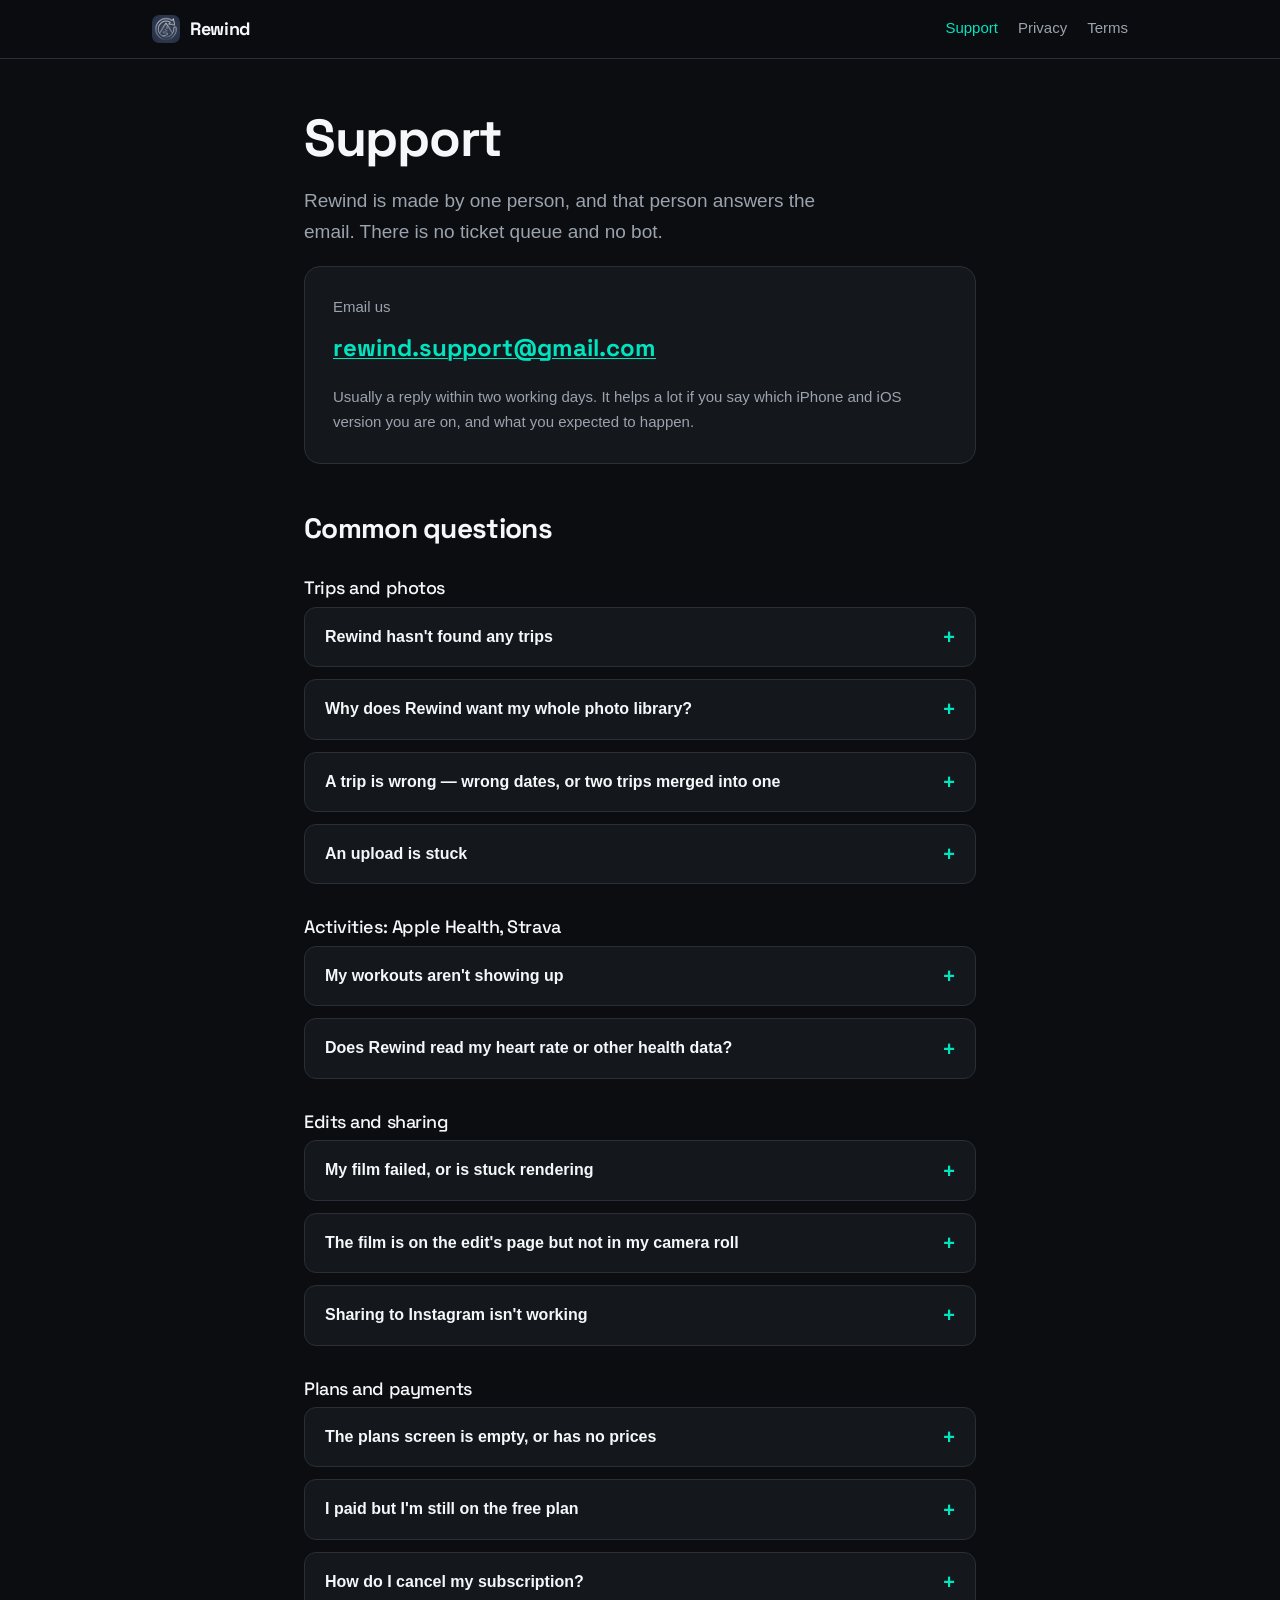
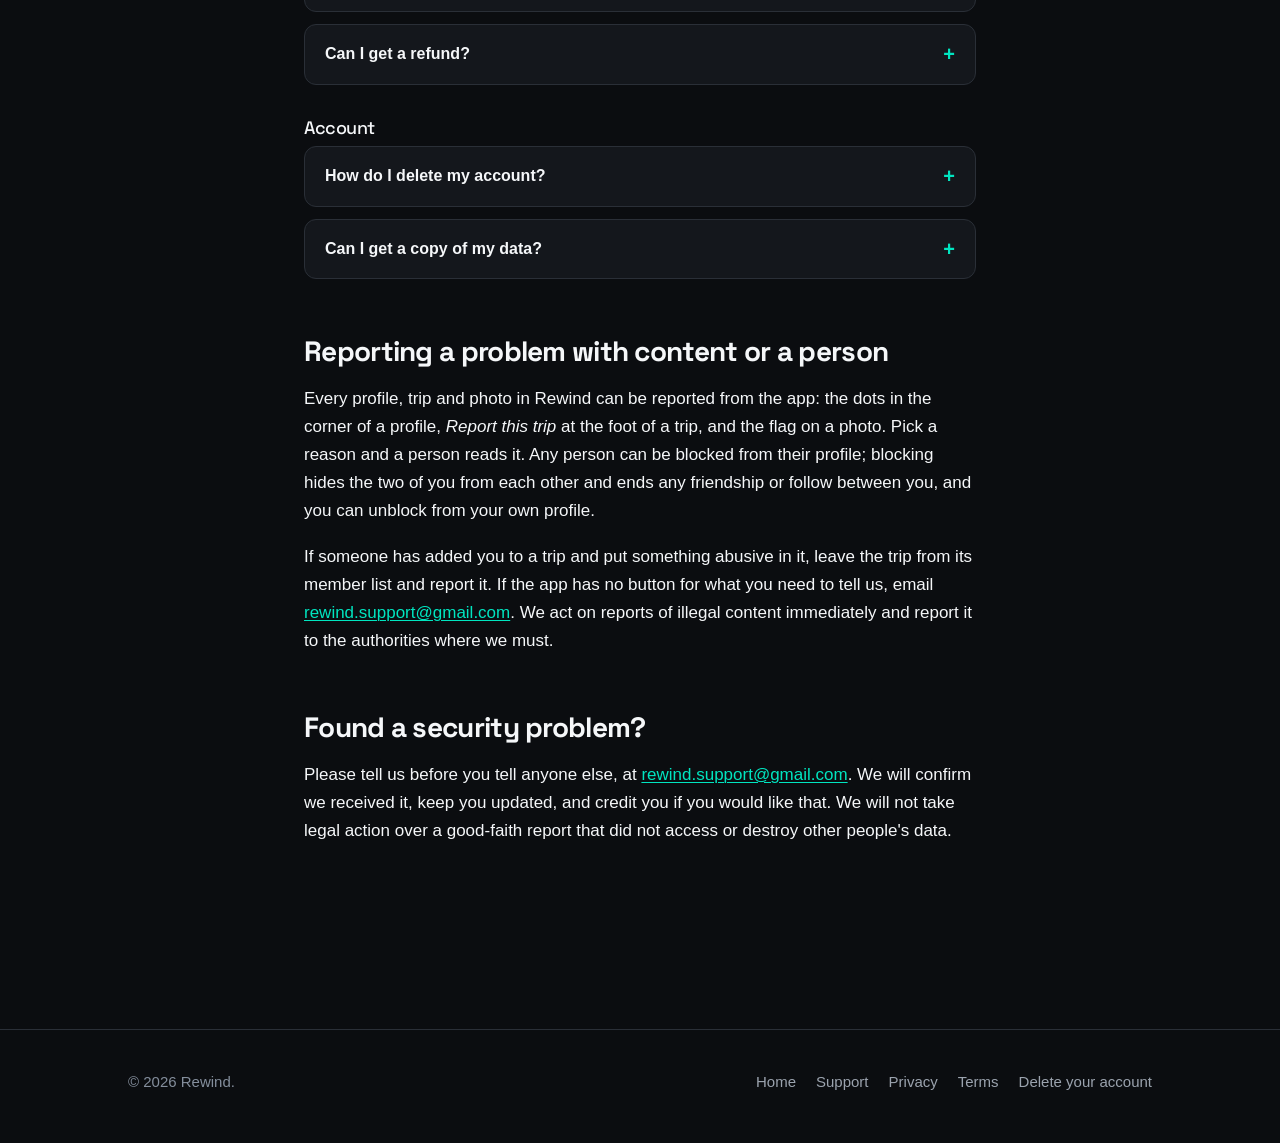
<file: support.html>
<!doctype html>
<html lang="en">
  <head>
    <meta charset="utf-8" />
    <meta name="viewport" content="width=device-width, initial-scale=1" />
    <title>Support — Rewind</title>
    <meta
      name="description"
      content="Get help with Rewind: contact us, troubleshoot trip detection, permissions, imports, subscriptions and account deletion."
    />
    <link rel="canonical" href="https://getrewind.cloud/support.html" />
    <link rel="icon" href="favicon.png" />
    <link rel="preconnect" href="https://fonts.googleapis.com" />
    <link rel="preconnect" href="https://fonts.gstatic.com" crossorigin />
    <link
      href="https://fonts.googleapis.com/css2?family=Space+Grotesk:wght@500;700&display=swap"
      rel="stylesheet"
    />
    <link rel="stylesheet" href="styles.css" />
  </head>
  <body>
    <a class="skip-link" href="#main">Skip to content</a>

    <header class="site-header">
      <div class="site-header__inner">
        <a class="wordmark" href="./">
          <img src="icon.png" alt="" width="28" height="28" />
          Rewind
        </a>
        <nav class="site-nav" aria-label="Main">
          <a href="support.html" aria-current="page">Support</a>
          <a href="privacy.html">Privacy</a>
          <a href="terms.html">Terms</a>
        </nav>
      </div>
    </header>

    <main id="main">
      <div class="prose">
        <h1>Support</h1>
        <p class="lede">
          Rewind is made by one person, and that person answers the email. There is no ticket
          queue and no bot.
        </p>

        <div class="contact-card">
          <p class="muted small" style="margin-bottom: 0.5rem">Email us</p>
          <p class="contact-card__email">
            <a href="mailto:rewind.support@gmail.com">rewind.support@gmail.com</a>
          </p>
          <p class="muted small">
            Usually a reply within two working days. It helps a lot if you say which iPhone
            and iOS version you are on, and what you expected to happen.
          </p>
        </div>

        <section id="faq">
          <h2>Common questions</h2>

          <h3>Trips and photos</h3>

          <details>
            <summary>Rewind hasn't found any trips</summary>
            <p>
              Trip detection needs two things from your photos: <strong>when</strong> they were
              taken and <strong>where</strong>. Almost every photo has the date, but location is
              only there if location services were on for the camera when you took it.
            </p>
            <p>Check, in order:</p>
            <ol>
              <li>
                <strong>Settings &rsaquo; Privacy &amp; Security &rsaquo; Photos &rsaquo;
                Rewind</strong> is set to <strong>Full Access</strong>. Limited access lets
                Rewind see only the handful of photos you picked, which is rarely enough to
                make a trip.
              </li>
              <li>
                <strong>Settings &rsaquo; Privacy &amp; Security &rsaquo; Location Services
                &rsaquo; Camera</strong> is on, for photos taken from now on.
              </li>
              <li>
                Your library actually contains photos taken away from home. Rewind works out
                roughly where you usually are and treats that as not-a-trip, so a library of
                only local photos produces no trips.
              </li>
            </ol>
            <p>
              Photos that came from WhatsApp, screenshots, and most downloads have had their
              location stripped before they reached you. Rewind cannot place those.
            </p>
          </details>

          <details>
            <summary>Why does Rewind want my whole photo library?</summary>
            <p>
              Because it builds your trips <em>from</em> your library rather than asking you to
              build them. It reads the dates and locations already stored alongside your photos
              to work out which days were a trip, and it does that reading on your phone.
            </p>
            <p>
              Nothing is uploaded unless you add it to a trip. The scan's results stay on the
              device. See the <a href="privacy.html#device">privacy policy</a> for exactly
              what does and does not leave your phone.
            </p>
          </details>

          <details>
            <summary>A trip is wrong — wrong dates, or two trips merged into one</summary>
            <p>
              Detection is a guess from timestamps and coordinates, and it gets things wrong
              when a trip has a long gap in the middle or when two trips are close together.
              Open the trip and edit its dates and name; you can also remove media that should
              not be in it.
            </p>
          </details>

          <details>
            <summary>An upload is stuck</summary>
            <p>
              Uploads resume by themselves, so the usual fix is to leave Rewind open on a good
              connection for a minute. Large videos upload in resumable chunks and will pick up
              where they stopped rather than starting again.
            </p>
            <p>
              If it has not moved after that, check you are not over your storage limit — the
              plans screen shows what you have used. Uploads are refused while you are over.
            </p>
          </details>

          <h3>Activities: Apple Health, Strava</h3>

          <details>
            <summary>My workouts aren't showing up</summary>
            <p>
              Rewind offers you workouts that overlap the dates of a trip, so the trip's dates
              have to actually cover the day you did the activity. Check those first.
            </p>
            <p>
              For <strong>Apple Health</strong>: iOS does not tell an app which health
              permissions you denied, so a denied permission looks identical to having no
              workouts. Check
              <strong>Settings &rsaquo; Health &rsaquo; Data Access &amp; Devices &rsaquo;
              Rewind</strong> and confirm <em>Workouts</em> and <em>Workout Routes</em> are
              both on. Routes are a separate toggle from workouts, and without it you get a
              workout with no line on the map.
            </p>
            <p>
              For <strong>Strava</strong>: reconnect it from your profile. Strava access tokens
              expire, and a revoked authorisation cannot be detected until we try to use it.
            </p>
          </details>

          <details>
            <summary>Does Rewind read my heart rate or other health data?</summary>
            <p>
              No. From Apple Health it reads workouts and their GPS routes, and nothing else —
              no heart rate, cadence, steps, weight or sleep. It never writes anything to Apple
              Health. It only looks at the dates of a trip you choose, and you pick which
              workouts come in.
            </p>
            <p>
              Health data is never used for advertising or marketing and is never sold. See
              <a href="privacy.html#health">the health section of the privacy policy</a>.
            </p>
          </details>

          <h3>Edits and sharing</h3>

          <details>
            <summary>My film failed, or is stuck rendering</summary>
            <p>
              A film is either cut on your phone, which takes under a minute and shows its
              progress, or rendered on our servers, which usually takes a few minutes. If a
              server render fails, you are not charged for it — the monthly allowance or the
              credit it used comes back automatically, so you can simply ask again.
            </p>
            <p>
              If the same trip fails repeatedly, email us with the trip name. That is a bug on
              our side and we would like to see it.
            </p>
          </details>

          <details>
            <summary>The film is on the edit's page but not in my camera roll</summary>
            <p>
              Saving a film puts it on the edit's own page. <strong>Export</strong> is what
              writes it to your Photos, and it needs permission to add to your library — iOS
              asks the first time. If the export said it could not save, the message names
              the reason; <strong>Settings &rsaquo; Privacy &amp; Security &rsaquo; Photos
              &rsaquo; Rewind</strong> is where to allow it.
            </p>
          </details>

          <details>
            <summary>Sharing to Instagram isn't working</summary>
            <p>
              Direct sharing needs the Instagram app installed and signed in. If it is not
              there, save the video to your camera roll and post it from Instagram instead.
            </p>
          </details>

          <h3>Plans and payments</h3>

          <details>
            <summary>The plans screen is empty, or has no prices</summary>
            <p>
              That is our end, not yours — it means the app could not reach the store to read
              current prices. Check your connection and reopen the screen. If it stays empty,
              email us; there is nothing you can do to fix it from your side.
            </p>
          </details>

          <details>
            <summary>I paid but I'm still on the free plan</summary>
            <p>
              Tap <strong>Restore purchases</strong> on the plans screen. A purchase is
              confirmed by Apple and then verified on our server, and occasionally the second
              step arrives late; restoring re-checks it.
            </p>
            <p>
              If it still has not applied after a few minutes, email us the Apple receipt and
              we will apply it by hand.
            </p>
          </details>

          <details>
            <summary>How do I cancel my subscription?</summary>
            <p>
              Subscriptions are billed by Apple, so you cancel with Apple:
              <strong>Settings &rsaquo; [your name] &rsaquo; Subscriptions &rsaquo;
              Rewind</strong>, then Cancel.
            </p>
            <p>
              Cancelling stops the next charge and you keep the plan until the period you have
              paid for ends. Deleting the app does not cancel anything.
            </p>
          </details>

          <details>
            <summary>Can I get a refund?</summary>
            <p>
              Refunds are handled by Apple, not by us — request one at
              <a href="https://reportaproblem.apple.com">reportaproblem.apple.com</a>. If
              something is broken, tell us as well: we can grant edits or plan time directly to
              make up for it, which is often faster.
            </p>
          </details>

          <h3>Account</h3>

          <details>
            <summary>How do I delete my account?</summary>
            <p>
              In the app: open the Profile tab, scroll to the bottom, and tap
              <strong>Delete account</strong>. See <a href="delete-account.html">deleting
              your account</a> for what goes with it. Cancel any active subscription with
              Apple <em>first</em> — deleting your account does not stop Apple billing you.
            </p>
          </details>

          <details>
            <summary>Can I get a copy of my data?</summary>
            <p>
              Yes. Email <a href="mailto:rewind.support@gmail.com">rewind.support@gmail.com</a> from the
              address on your account and we will send you an export within 30 days.
            </p>
          </details>
        </section>

        <section id="reporting">
          <h2>Reporting a problem with content or a person</h2>
          <p>
            Every profile, trip and photo in Rewind can be reported from the app: the dots in
            the corner of a profile, <em>Report this trip</em> at the foot of a trip, and the
            flag on a photo. Pick a reason and a person reads it. Any person can be blocked
            from their profile; blocking hides the two of you from each other and ends any
            friendship or follow between you, and you can unblock from your own profile.
          </p>
          <p>
            If someone has added you to a trip and put something abusive in it, leave the
            trip from its member list and report it. If the app has no button for what you
            need to tell us, email <a href="mailto:rewind.support@gmail.com">rewind.support@gmail.com</a>.
            We act on reports of illegal content immediately and report it to the authorities
            where we must.
          </p>
        </section>

        <section id="security-contact">
          <h2>Found a security problem?</h2>
          <p>
            Please tell us before you tell anyone else, at
            <a href="mailto:rewind.support@gmail.com">rewind.support@gmail.com</a>. We will confirm we
            received it, keep you updated, and credit you if you would like that. We will not
            take legal action over a good-faith report that did not access or destroy other
            people's data.
          </p>
        </section>
      </div>
    </main>

    <footer class="site-footer">
      <div class="site-footer__inner">
        <p>&copy; 2026 Rewind.</p>
        <nav aria-label="Footer">
          <a href="./">Home</a>
          <a href="support.html">Support</a>
          <a href="privacy.html">Privacy</a>
          <a href="terms.html">Terms</a>
          <a href="delete-account.html">Delete your account</a>
        </nav>
      </div>
    </footer>
  </body>
</html>
</file>
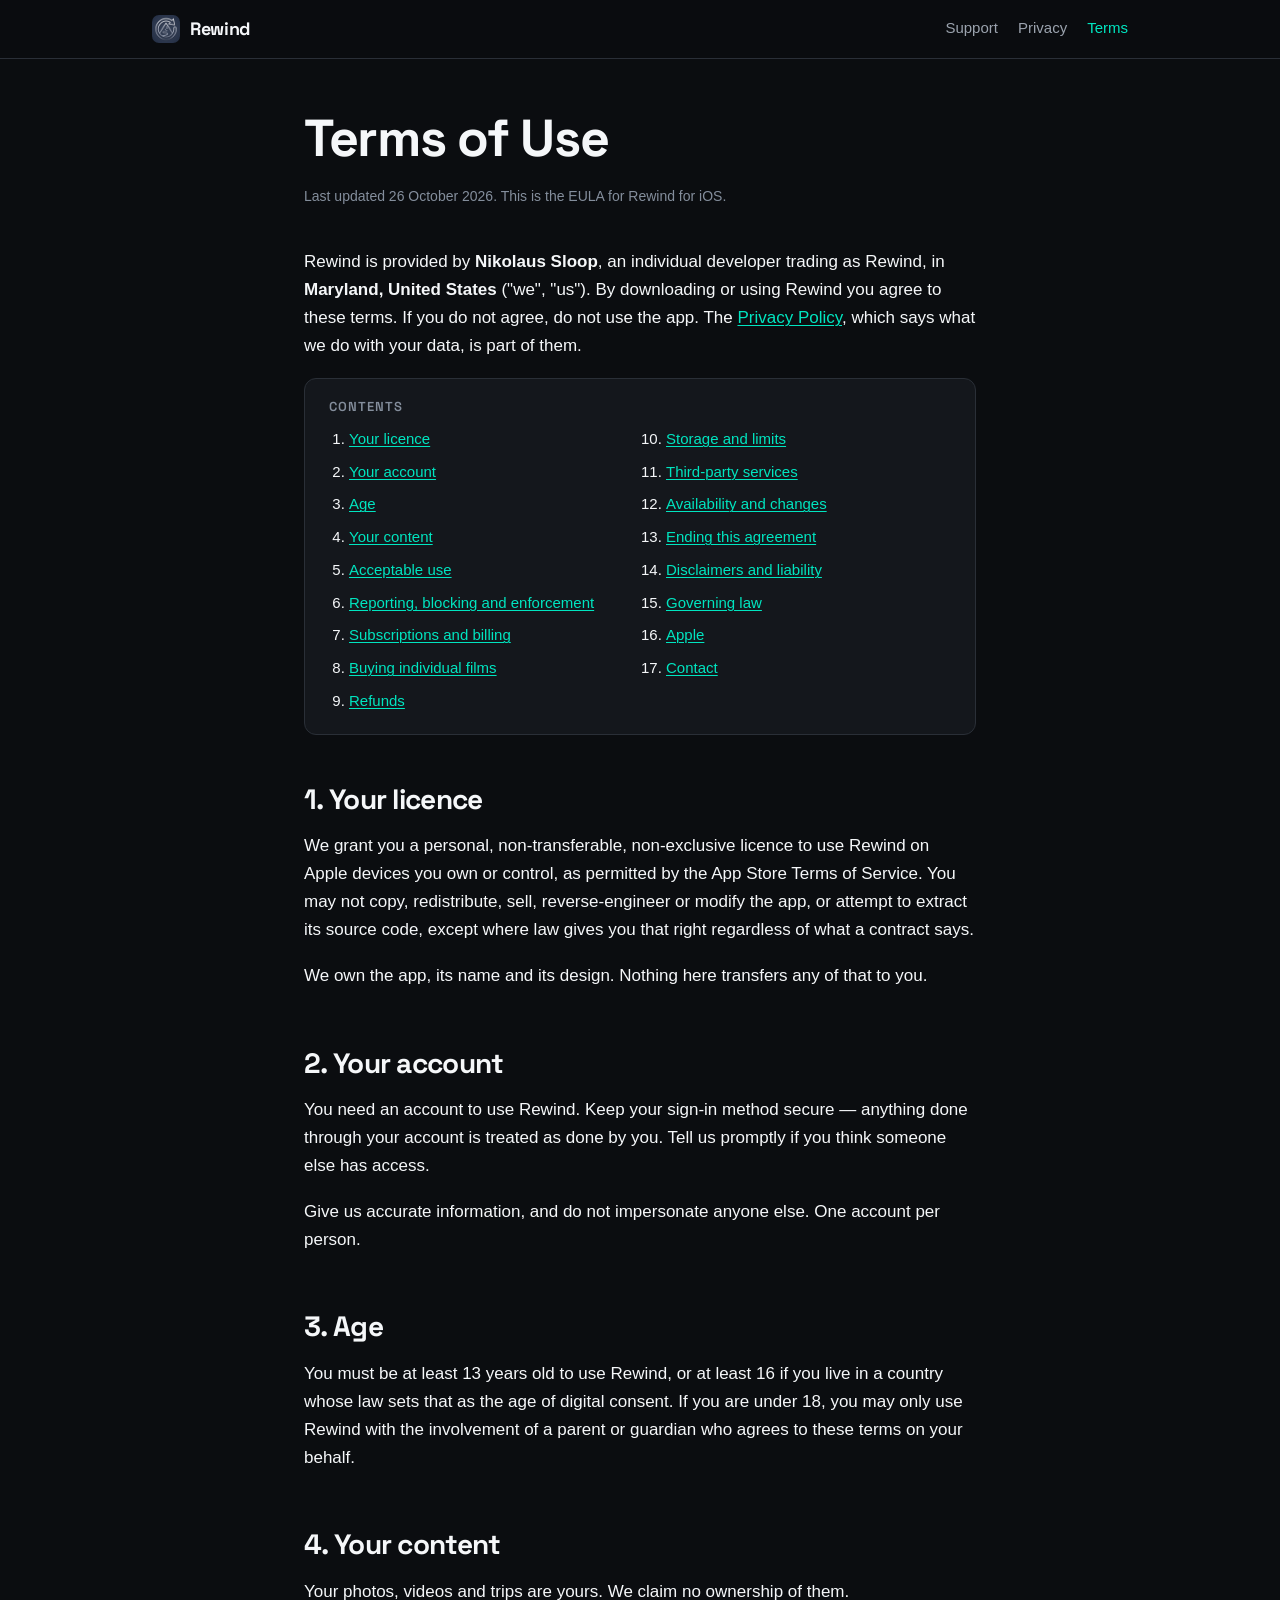
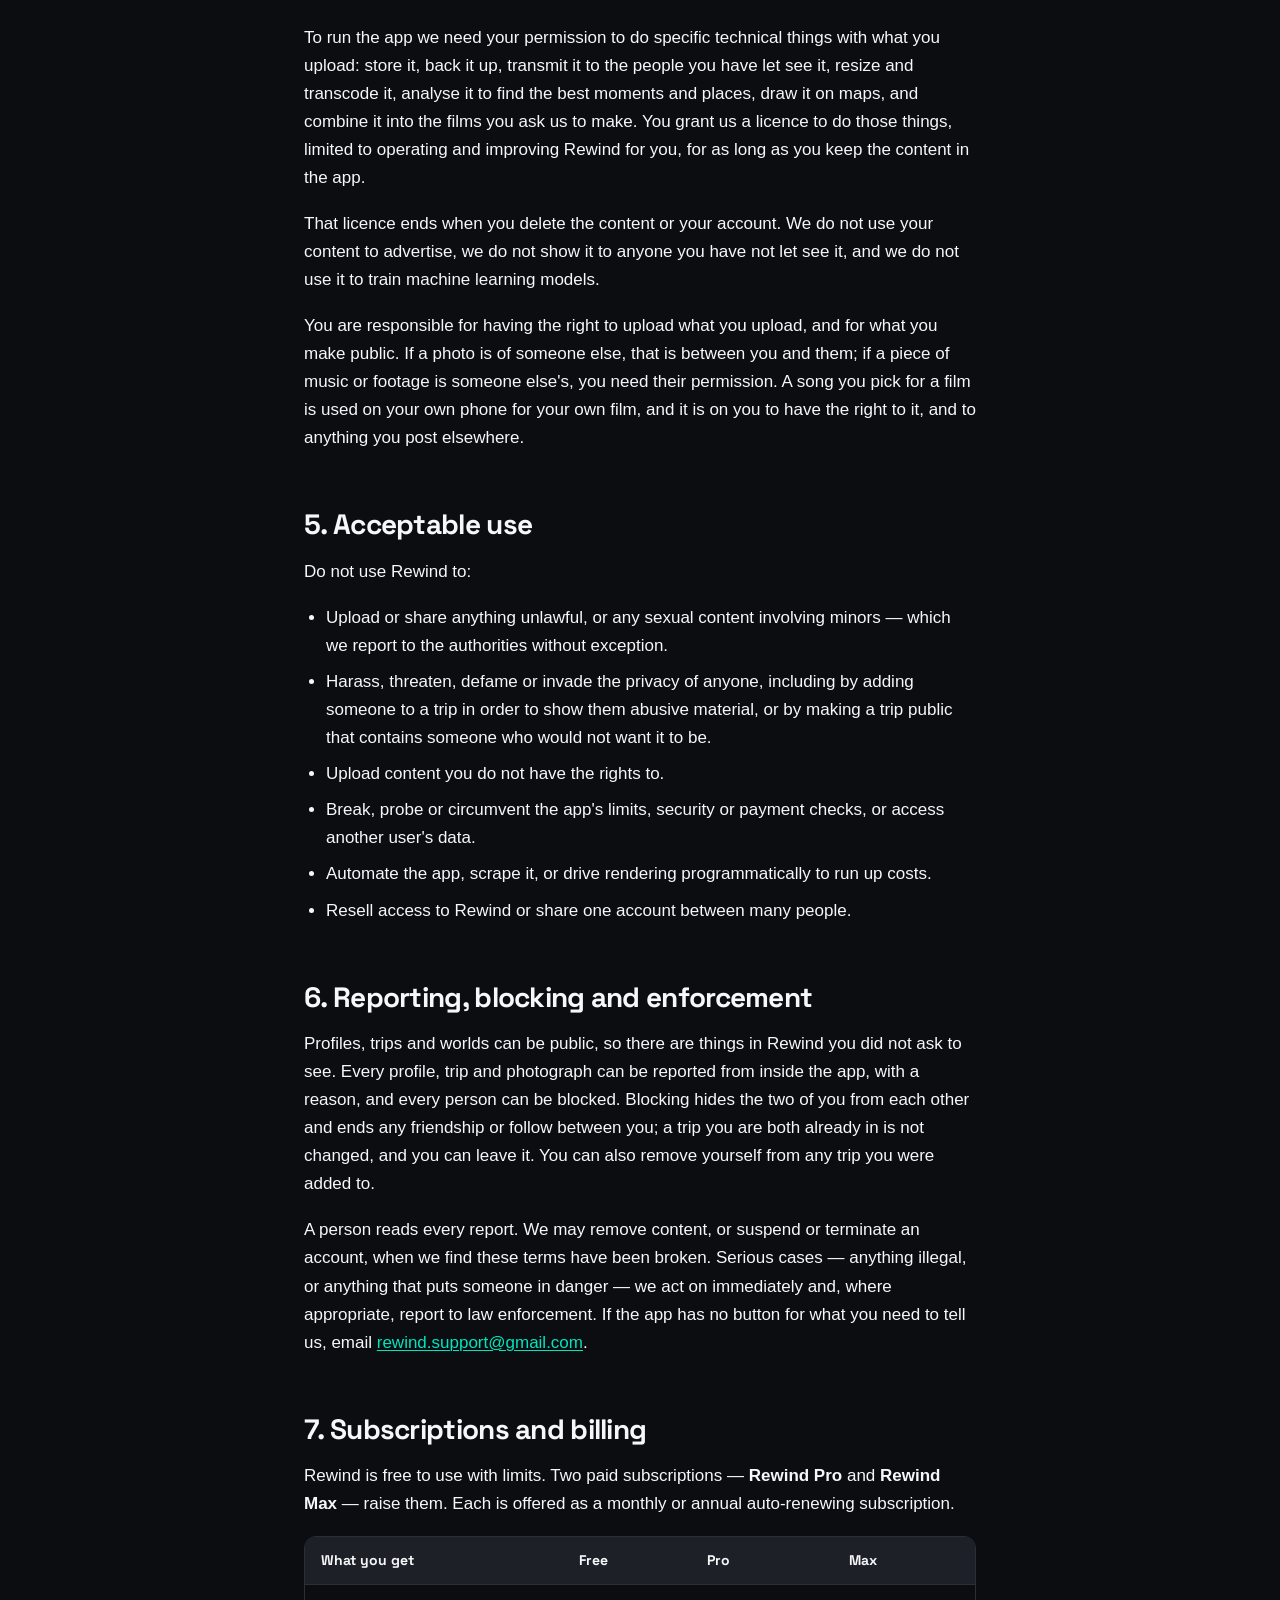
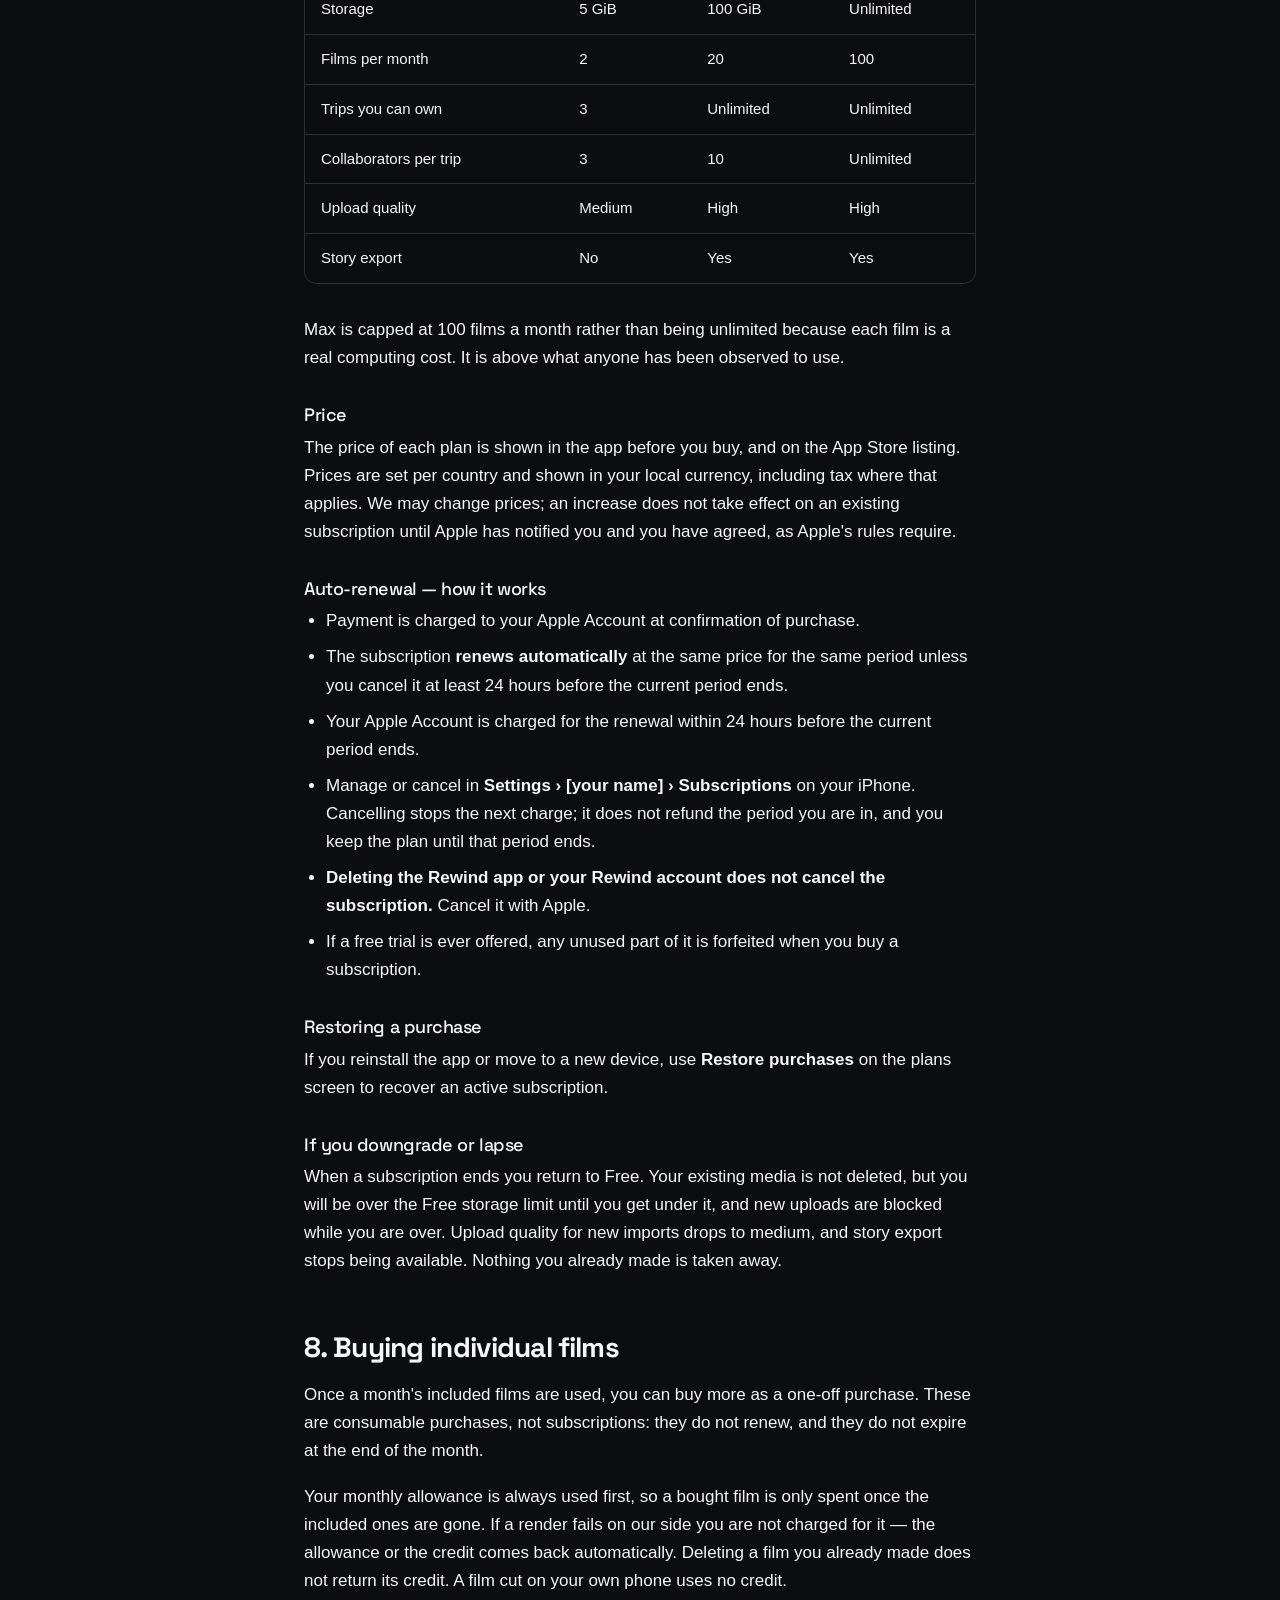
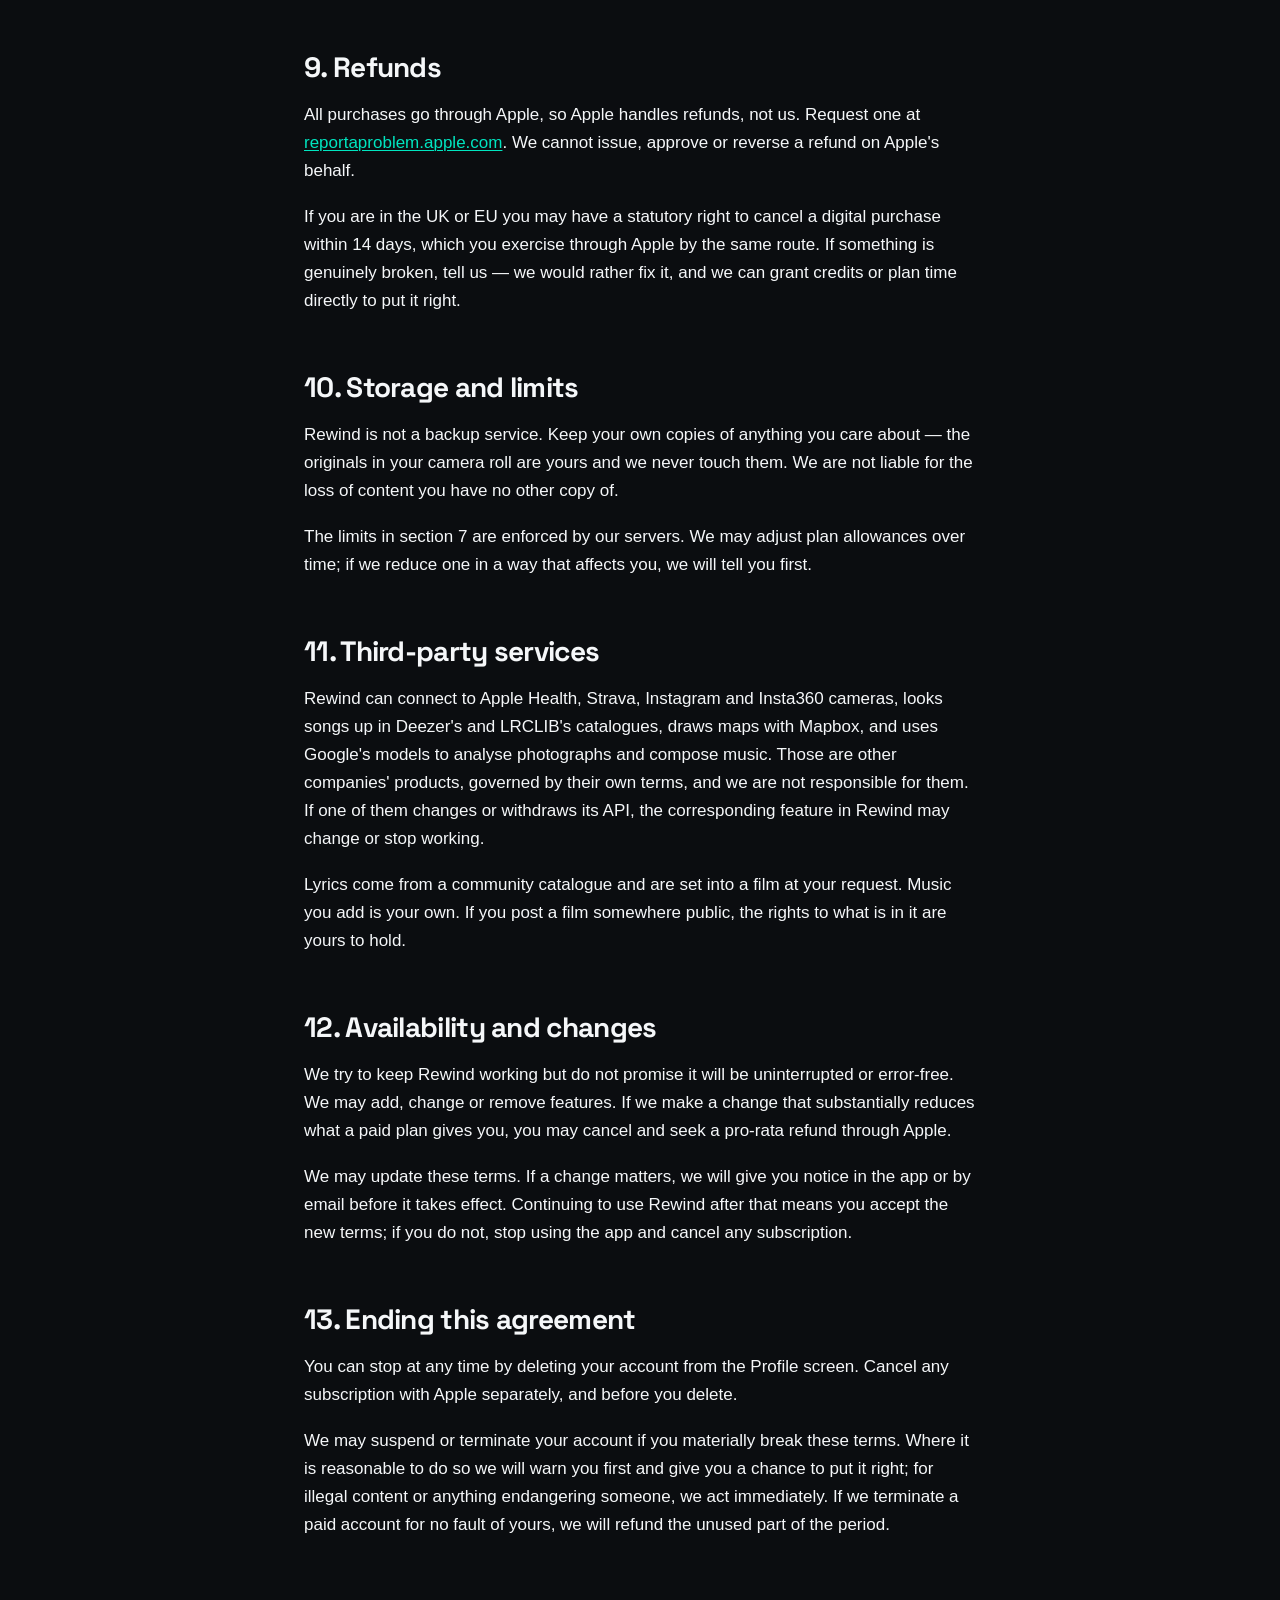
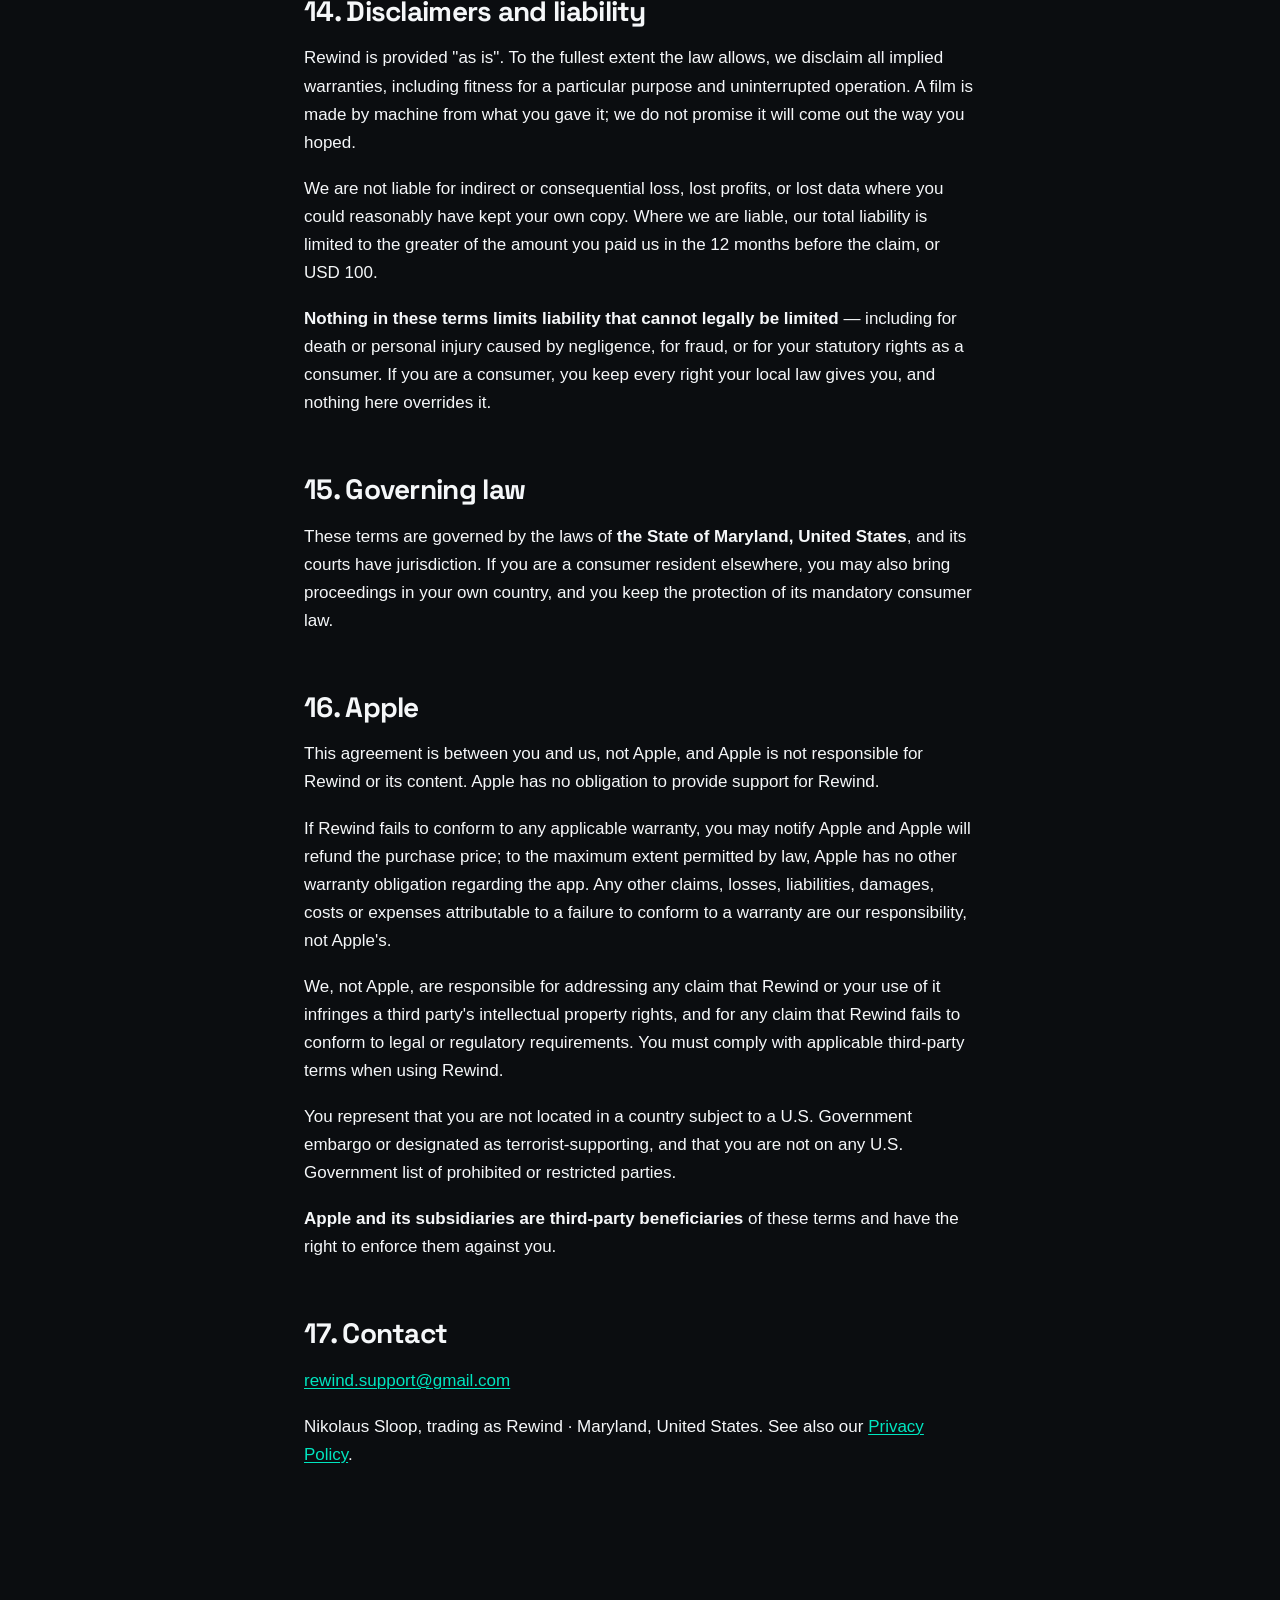
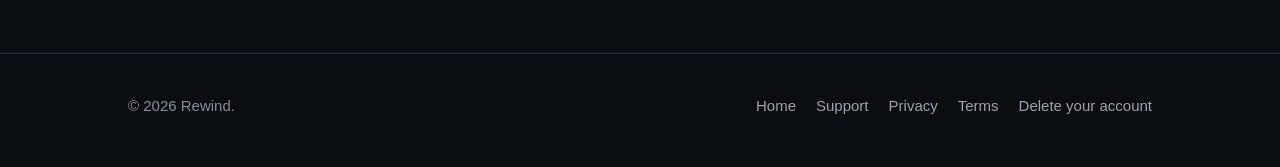
<file: terms.html>
<!doctype html>
<html lang="en">
  <head>
    <meta charset="utf-8" />
    <meta name="viewport" content="width=device-width, initial-scale=1" />
    <title>Terms of Use — Rewind</title>
    <meta name="description" content="The terms you agree to when you use Rewind, including subscriptions, content and how to end them." />
    <link rel="canonical" href="https://getrewind.cloud/terms.html" />
    <link rel="icon" href="favicon.png" />
    <link rel="preconnect" href="https://fonts.googleapis.com" />
    <link rel="preconnect" href="https://fonts.gstatic.com" crossorigin />
    <link
      href="https://fonts.googleapis.com/css2?family=Space+Grotesk:wght@500;700&display=swap"
      rel="stylesheet"
    />
    <link rel="stylesheet" href="styles.css" />
  </head>
  <body>
    <a class="skip-link" href="#main">Skip to content</a>

    <header class="site-header">
      <div class="site-header__inner">
        <a class="wordmark" href="./">
          <img src="icon.png" alt="" width="28" height="28" />
          Rewind
        </a>
        <nav class="site-nav" aria-label="Main">
          <a href="support.html">Support</a>
          <a href="privacy.html">Privacy</a>
          <a href="terms.html" aria-current="page">Terms</a>
        </nav>
      </div>
    </header>

    <main id="main">
      <div class="prose">
        <h1>Terms of Use</h1>
        <p class="meta">Last updated 26 October 2026. This is the EULA for Rewind for iOS.</p>

        <p>Rewind is provided by <strong>Nikolaus Sloop</strong>, an individual developer trading as Rewind, in <strong>Maryland, United States</strong> (&quot;we&quot;, &quot;us&quot;). By downloading or using Rewind you agree to these terms. If you do not agree, do not use the app. The <a href="privacy.html">Privacy Policy</a>, which says what we do with your data, is part of them.</p>

        <nav class="toc" aria-labelledby="toc-heading">
          <h2 id="toc-heading">Contents</h2>
          <ol>
            <li><a href="#licence">Your licence</a></li>
            <li><a href="#account">Your account</a></li>
            <li><a href="#age">Age</a></li>
            <li><a href="#content">Your content</a></li>
            <li><a href="#acceptable-use">Acceptable use</a></li>
            <li><a href="#reporting">Reporting, blocking and enforcement</a></li>
            <li><a href="#subscriptions">Subscriptions and billing</a></li>
            <li><a href="#credits">Buying individual films</a></li>
            <li><a href="#refunds">Refunds</a></li>
            <li><a href="#storage">Storage and limits</a></li>
            <li><a href="#third-parties">Third-party services</a></li>
            <li><a href="#availability">Availability and changes</a></li>
            <li><a href="#ending">Ending this agreement</a></li>
            <li><a href="#liability">Disclaimers and liability</a></li>
            <li><a href="#law">Governing law</a></li>
            <li><a href="#apple">Apple</a></li>
            <li><a href="#contact">Contact</a></li>
          </ol>
        </nav>

        <section id="licence">
          <h2>1. Your licence</h2>
          <p>We grant you a personal, non-transferable, non-exclusive licence to use Rewind on Apple devices you own or control, as permitted by the App Store Terms of Service. You may not copy, redistribute, sell, reverse-engineer or modify the app, or attempt to extract its source code, except where law gives you that right regardless of what a contract says.</p>
          <p>We own the app, its name and its design. Nothing here transfers any of that to you.</p>
        </section>

        <section id="account">
          <h2>2. Your account</h2>
          <p>You need an account to use Rewind. Keep your sign-in method secure — anything done through your account is treated as done by you. Tell us promptly if you think someone else has access.</p>
          <p>Give us accurate information, and do not impersonate anyone else. One account per person.</p>
        </section>

        <section id="age">
          <h2>3. Age</h2>
          <p>You must be at least 13 years old to use Rewind, or at least 16 if you live in a country whose law sets that as the age of digital consent. If you are under 18, you may only use Rewind with the involvement of a parent or guardian who agrees to these terms on your behalf.</p>
        </section>

        <section id="content">
          <h2>4. Your content</h2>
          <p>Your photos, videos and trips are yours. We claim no ownership of them.</p>
          <p>To run the app we need your permission to do specific technical things with what you upload: store it, back it up, transmit it to the people you have let see it, resize and transcode it, analyse it to find the best moments and places, draw it on maps, and combine it into the films you ask us to make. You grant us a licence to do those things, limited to operating and improving Rewind for you, for as long as you keep the content in the app.</p>
          <p>That licence ends when you delete the content or your account. We do not use your content to advertise, we do not show it to anyone you have not let see it, and we do not use it to train machine learning models.</p>
          <p>You are responsible for having the right to upload what you upload, and for what you make public. If a photo is of someone else, that is between you and them; if a piece of music or footage is someone else's, you need their permission. A song you pick for a film is used on your own phone for your own film, and it is on you to have the right to it, and to anything you post elsewhere.</p>
        </section>

        <section id="acceptable-use">
          <h2>5. Acceptable use</h2>
          <p>Do not use Rewind to:</p>
          <ul>
            <li>Upload or share anything unlawful, or any sexual content involving minors — which we report to the authorities without exception.</li>
            <li>Harass, threaten, defame or invade the privacy of anyone, including by adding someone to a trip in order to show them abusive material, or by making a trip public that contains someone who would not want it to be.</li>
            <li>Upload content you do not have the rights to.</li>
            <li>Break, probe or circumvent the app's limits, security or payment checks, or access another user's data.</li>
            <li>Automate the app, scrape it, or drive rendering programmatically to run up costs.</li>
            <li>Resell access to Rewind or share one account between many people.</li>
          </ul>
        </section>

        <section id="reporting">
          <h2>6. Reporting, blocking and enforcement</h2>
          <p>Profiles, trips and worlds can be public, so there are things in Rewind you did not ask to see. Every profile, trip and photograph can be reported from inside the app, with a reason, and every person can be blocked. Blocking hides the two of you from each other and ends any friendship or follow between you; a trip you are both already in is not changed, and you can leave it. You can also remove yourself from any trip you were added to.</p>
          <p>A person reads every report. We may remove content, or suspend or terminate an account, when we find these terms have been broken. Serious cases — anything illegal, or anything that puts someone in danger — we act on immediately and, where appropriate, report to law enforcement. If the app has no button for what you need to tell us, email <a href="mailto:rewind.support@gmail.com">rewind.support@gmail.com</a>.</p>
        </section>

        <section id="subscriptions">
          <h2>7. Subscriptions and billing</h2>
          <p>Rewind is free to use with limits. Two paid subscriptions — <strong>Rewind Pro</strong> and <strong>Rewind Max</strong> — raise them. Each is offered as a monthly or annual auto-renewing subscription.</p>
          <div class="table-wrap">
            <table>
              <thead><tr><th scope="col">What you get</th><th scope="col">Free</th><th scope="col">Pro</th><th scope="col">Max</th></tr></thead>
              <tbody>
              <tr><td>Storage</td><td>5 GiB</td><td>100 GiB</td><td>Unlimited</td></tr>
              <tr><td>Films per month</td><td>2</td><td>20</td><td>100</td></tr>
              <tr><td>Trips you can own</td><td>3</td><td>Unlimited</td><td>Unlimited</td></tr>
              <tr><td>Collaborators per trip</td><td>3</td><td>10</td><td>Unlimited</td></tr>
              <tr><td>Upload quality</td><td>Medium</td><td>High</td><td>High</td></tr>
              <tr><td>Story export</td><td>No</td><td>Yes</td><td>Yes</td></tr>
              </tbody>
            </table>
          </div>
          <p>Max is capped at 100 films a month rather than being unlimited because each film is a real computing cost. It is above what anyone has been observed to use.</p>
          <h3>Price</h3>
          <p>The price of each plan is shown in the app before you buy, and on the App Store listing. Prices are set per country and shown in your local currency, including tax where that applies. We may change prices; an increase does not take effect on an existing subscription until Apple has notified you and you have agreed, as Apple's rules require.</p>
          <h3>Auto-renewal — how it works</h3>
          <ul>
            <li>Payment is charged to your Apple Account at confirmation of purchase.</li>
            <li>The subscription <strong>renews automatically</strong> at the same price for the same period unless you cancel it at least 24 hours before the current period ends.</li>
            <li>Your Apple Account is charged for the renewal within 24 hours before the current period ends.</li>
            <li>Manage or cancel in <strong>Settings › [your name] › Subscriptions</strong> on your iPhone. Cancelling stops the next charge; it does not refund the period you are in, and you keep the plan until that period ends.</li>
            <li><strong>Deleting the Rewind app or your Rewind account does not cancel the subscription.</strong> Cancel it with Apple.</li>
            <li>If a free trial is ever offered, any unused part of it is forfeited when you buy a subscription.</li>
          </ul>
          <h3>Restoring a purchase</h3>
          <p>If you reinstall the app or move to a new device, use <strong>Restore purchases</strong> on the plans screen to recover an active subscription.</p>
          <h3>If you downgrade or lapse</h3>
          <p>When a subscription ends you return to Free. Your existing media is not deleted, but you will be over the Free storage limit until you get under it, and new uploads are blocked while you are over. Upload quality for new imports drops to medium, and story export stops being available. Nothing you already made is taken away.</p>
        </section>

        <section id="credits">
          <h2>8. Buying individual films</h2>
          <p>Once a month's included films are used, you can buy more as a one-off purchase. These are consumable purchases, not subscriptions: they do not renew, and they do not expire at the end of the month.</p>
          <p>Your monthly allowance is always used first, so a bought film is only spent once the included ones are gone. If a render fails on our side you are not charged for it — the allowance or the credit comes back automatically. Deleting a film you already made does not return its credit. A film cut on your own phone uses no credit.</p>
        </section>

        <section id="refunds">
          <h2>9. Refunds</h2>
          <p>All purchases go through Apple, so Apple handles refunds, not us. Request one at <a href="https://reportaproblem.apple.com">reportaproblem.apple.com</a>. We cannot issue, approve or reverse a refund on Apple's behalf.</p>
          <p>If you are in the UK or EU you may have a statutory right to cancel a digital purchase within 14 days, which you exercise through Apple by the same route. If something is genuinely broken, tell us — we would rather fix it, and we can grant credits or plan time directly to put it right.</p>
        </section>

        <section id="storage">
          <h2>10. Storage and limits</h2>
          <p>Rewind is not a backup service. Keep your own copies of anything you care about — the originals in your camera roll are yours and we never touch them. We are not liable for the loss of content you have no other copy of.</p>
          <p>The limits in section 7 are enforced by our servers. We may adjust plan allowances over time; if we reduce one in a way that affects you, we will tell you first.</p>
        </section>

        <section id="third-parties">
          <h2>11. Third-party services</h2>
          <p>Rewind can connect to Apple Health, Strava, Instagram and Insta360 cameras, looks songs up in Deezer's and LRCLIB's catalogues, draws maps with Mapbox, and uses Google's models to analyse photographs and compose music. Those are other companies' products, governed by their own terms, and we are not responsible for them. If one of them changes or withdraws its API, the corresponding feature in Rewind may change or stop working.</p>
          <p>Lyrics come from a community catalogue and are set into a film at your request. Music you add is your own. If you post a film somewhere public, the rights to what is in it are yours to hold.</p>
        </section>

        <section id="availability">
          <h2>12. Availability and changes</h2>
          <p>We try to keep Rewind working but do not promise it will be uninterrupted or error-free. We may add, change or remove features. If we make a change that substantially reduces what a paid plan gives you, you may cancel and seek a pro-rata refund through Apple.</p>
          <p>We may update these terms. If a change matters, we will give you notice in the app or by email before it takes effect. Continuing to use Rewind after that means you accept the new terms; if you do not, stop using the app and cancel any subscription.</p>
        </section>

        <section id="ending">
          <h2>13. Ending this agreement</h2>
          <p>You can stop at any time by deleting your account from the Profile screen. Cancel any subscription with Apple separately, and before you delete.</p>
          <p>We may suspend or terminate your account if you materially break these terms. Where it is reasonable to do so we will warn you first and give you a chance to put it right; for illegal content or anything endangering someone, we act immediately. If we terminate a paid account for no fault of yours, we will refund the unused part of the period.</p>
        </section>

        <section id="liability">
          <h2>14. Disclaimers and liability</h2>
          <p>Rewind is provided &quot;as is&quot;. To the fullest extent the law allows, we disclaim all implied warranties, including fitness for a particular purpose and uninterrupted operation. A film is made by machine from what you gave it; we do not promise it will come out the way you hoped.</p>
          <p>We are not liable for indirect or consequential loss, lost profits, or lost data where you could reasonably have kept your own copy. Where we are liable, our total liability is limited to the greater of the amount you paid us in the 12 months before the claim, or USD 100.</p>
          <p><strong>Nothing in these terms limits liability that cannot legally be limited</strong> — including for death or personal injury caused by negligence, for fraud, or for your statutory rights as a consumer. If you are a consumer, you keep every right your local law gives you, and nothing here overrides it.</p>
        </section>

        <section id="law">
          <h2>15. Governing law</h2>
          <p>These terms are governed by the laws of <strong>the State of Maryland, United States</strong>, and its courts have jurisdiction. If you are a consumer resident elsewhere, you may also bring proceedings in your own country, and you keep the protection of its mandatory consumer law.</p>
        </section>

        <section id="apple">
          <h2>16. Apple</h2>
          <p>This agreement is between you and us, not Apple, and Apple is not responsible for Rewind or its content. Apple has no obligation to provide support for Rewind.</p>
          <p>If Rewind fails to conform to any applicable warranty, you may notify Apple and Apple will refund the purchase price; to the maximum extent permitted by law, Apple has no other warranty obligation regarding the app. Any other claims, losses, liabilities, damages, costs or expenses attributable to a failure to conform to a warranty are our responsibility, not Apple's.</p>
          <p>We, not Apple, are responsible for addressing any claim that Rewind or your use of it infringes a third party's intellectual property rights, and for any claim that Rewind fails to conform to legal or regulatory requirements. You must comply with applicable third-party terms when using Rewind.</p>
          <p>You represent that you are not located in a country subject to a U.S. Government embargo or designated as terrorist-supporting, and that you are not on any U.S. Government list of prohibited or restricted parties.</p>
          <p><strong>Apple and its subsidiaries are third-party beneficiaries</strong> of these terms and have the right to enforce them against you.</p>
        </section>

        <section id="contact">
          <h2>17. Contact</h2>
          <p><a href="mailto:rewind.support@gmail.com">rewind.support@gmail.com</a></p>
          <p>Nikolaus Sloop, trading as Rewind · Maryland, United States. See also our <a href="privacy.html">Privacy Policy</a>.</p>
        </section>
      </div>
    </main>

    <footer class="site-footer">
      <div class="site-footer__inner">
        <p>&copy; 2026 Rewind.</p>
        <nav aria-label="Footer">
          <a href="./">Home</a>
          <a href="support.html">Support</a>
          <a href="privacy.html">Privacy</a>
          <a href="terms.html">Terms</a>
          <a href="delete-account.html">Delete your account</a>
        </nav>
      </div>
    </footer>
  </body>
</html>
</file>
<file: styles.css>
/*
 * One stylesheet for all five pages.
 *
 * The colours are copied from `src/theme/colors.ts` and the display font from
 * `src/theme/typography.ts` so the site and the app look like the same product.
 * They are copied rather than imported because this directory is deliberately
 * build-free: GitHub Pages serves it as-is, so there is no step that could
 * read a TypeScript file. If the app's palette changes, this is the second
 * place to change.
 *
 * Body text uses the system font stack for the same reason the app leaves
 * `fontFamily` undefined on body text — it renders in SF on Apple platforms,
 * which is what the app looks like, and costs no download.
 */

:root {
  --bg: #0b0d10;
  --surface: #14171c;
  --surface-elevated: #1d2127;
  --border: #2a2f37;
  --accent: #00e5c0;
  --accent-pressed: #00c2a3;
  --accent-tint: rgba(0, 229, 192, 0.12);
  --text-primary: #f5f7f9;
  --text-secondary: #9ba3ae;
  --text-muted: #848e9c;
  --warning: #ffb454;

  --font-display: 'Space Grotesk', -apple-system, BlinkMacSystemFont, sans-serif;
  --font-body: -apple-system, BlinkMacSystemFont, 'Segoe UI', Roboto, Helvetica,
    Arial, sans-serif;

  --measure: 42rem;
  --gutter: 1.5rem;
}

*,
*::before,
*::after {
  box-sizing: border-box;
}

html {
  /* Anchor links land below the sticky header rather than under it. */
  scroll-padding-top: 5rem;
}

body {
  margin: 0;
  background: var(--bg);
  color: var(--text-primary);
  font-family: var(--font-body);
  font-size: 1.0625rem;
  line-height: 1.65;
  -webkit-font-smoothing: antialiased;
}

/* ---------- Skip link ---------- */

.skip-link {
  position: absolute;
  left: -9999px;
  top: 0;
  z-index: 100;
  padding: 0.75rem 1rem;
  background: var(--accent);
  color: var(--bg);
  font-weight: 600;
  border-radius: 0 0 8px 0;
}

.skip-link:focus {
  left: 0;
}

/* ---------- Header ---------- */

.site-header {
  position: sticky;
  top: 0;
  z-index: 50;
  background: rgba(11, 13, 16, 0.85);
  backdrop-filter: blur(12px);
  border-bottom: 1px solid var(--border);
}

.site-header__inner {
  max-width: 64rem;
  margin: 0 auto;
  padding: 0.875rem var(--gutter);
  display: flex;
  align-items: center;
  justify-content: space-between;
  gap: 1rem;
  flex-wrap: wrap;
}

.wordmark {
  display: flex;
  align-items: center;
  gap: 0.625rem;
  font-family: var(--font-display);
  font-weight: 700;
  font-size: 1.125rem;
  letter-spacing: -0.02em;
  color: var(--text-primary);
  text-decoration: none;
}

.wordmark img {
  width: 28px;
  height: 28px;
  border-radius: 7px;
}

.site-nav {
  display: flex;
  gap: 1.25rem;
  font-size: 0.9375rem;
}

.site-nav a {
  color: var(--text-secondary);
  text-decoration: none;
}

.site-nav a:hover,
.site-nav a:focus-visible {
  color: var(--text-primary);
}

.site-nav a[aria-current='page'] {
  color: var(--accent);
}

/* ---------- Layout ---------- */

main {
  max-width: 64rem;
  margin: 0 auto;
  padding: 0 var(--gutter);
}

.prose {
  max-width: var(--measure);
  margin: 0 auto;
  padding: 3rem 0 4rem;
}

section {
  margin: 0 0 3.5rem;
}

/* ---------- Type ---------- */

h1,
h2,
h3 {
  font-family: var(--font-display);
  letter-spacing: -0.025em;
  line-height: 1.2;
  color: var(--text-primary);
}

h1 {
  font-size: clamp(2rem, 6vw, 3.25rem);
  font-weight: 700;
  margin: 0 0 1rem;
}

h2 {
  font-size: clamp(1.375rem, 3.5vw, 1.75rem);
  font-weight: 700;
  margin: 3rem 0 1rem;
}

h3 {
  font-size: 1.125rem;
  font-weight: 500;
  margin: 2rem 0 0.5rem;
}

p {
  margin: 0 0 1.125rem;
}

a {
  color: var(--accent);
  text-decoration-thickness: 1px;
  text-underline-offset: 2px;
}

a:hover,
a:focus-visible {
  color: var(--accent-pressed);
}

:focus-visible {
  outline: 2px solid var(--accent);
  outline-offset: 2px;
  border-radius: 3px;
}

.lede {
  font-size: 1.1875rem;
  color: var(--text-secondary);
  max-width: 34rem;
}

.meta {
  font-size: 0.875rem;
  color: var(--text-muted);
  margin: 0 0 2.5rem;
}

.muted {
  color: var(--text-secondary);
}

.small {
  font-size: 0.9375rem;
}

ul,
ol {
  margin: 0 0 1.125rem;
  padding-left: 1.375rem;
}

li {
  margin-bottom: 0.5rem;
}

li > strong {
  color: var(--text-primary);
}

code {
  font-family: ui-monospace, 'SF Mono', Menlo, monospace;
  font-size: 0.875em;
  background: var(--surface-elevated);
  padding: 0.1em 0.35em;
  border-radius: 4px;
}

/* ---------- Hero ---------- */

.hero {
  padding: clamp(3.5rem, 10vw, 6.5rem) 0 clamp(2.5rem, 6vw, 4rem);
  text-align: center;
}

.hero .lede {
  margin-left: auto;
  margin-right: auto;
}

.hero__icon {
  width: 88px;
  height: 88px;
  border-radius: 22px;
  margin: 0 auto 2rem;
  display: block;
  box-shadow: 0 12px 40px rgba(0, 0, 0, 0.5);
}

.eyebrow {
  display: inline-block;
  font-size: 0.8125rem;
  font-weight: 600;
  letter-spacing: 0.08em;
  text-transform: uppercase;
  color: var(--accent);
  background: var(--accent-tint);
  padding: 0.3125rem 0.75rem;
  border-radius: 999px;
  margin-bottom: 1.5rem;
}

/* ---------- Buttons ---------- */

.cta-row {
  display: flex;
  gap: 0.875rem;
  justify-content: center;
  flex-wrap: wrap;
  margin-top: 2rem;
}

.btn {
  display: inline-flex;
  align-items: center;
  gap: 0.5rem;
  padding: 0.8125rem 1.5rem;
  border-radius: 12px;
  font-size: 1rem;
  font-weight: 600;
  text-decoration: none;
  border: 1px solid transparent;
}

.btn--primary {
  background: var(--accent);
  color: var(--bg);
}

.btn--primary:hover,
.btn--primary:focus-visible {
  background: var(--accent-pressed);
  color: var(--bg);
}

.btn--ghost {
  border-color: var(--border);
  color: var(--text-primary);
  background: transparent;
}

.btn--ghost:hover,
.btn--ghost:focus-visible {
  border-color: var(--text-secondary);
  color: var(--text-primary);
  background: var(--surface);
}

/* ---------- Feature grid ---------- */

.features {
  display: grid;
  grid-template-columns: repeat(auto-fit, minmax(16rem, 1fr));
  gap: 1rem;
  margin: 0 0 4rem;
}

.card {
  background: var(--surface);
  border: 1px solid var(--border);
  border-radius: 16px;
  padding: 1.5rem;
}

.card h3 {
  margin: 0 0 0.5rem;
  font-size: 1.0625rem;
  font-weight: 700;
}

.card p {
  margin: 0;
  color: var(--text-secondary);
  font-size: 0.9375rem;
}

/* ---------- Callout ---------- */

.callout {
  background: var(--surface);
  border: 1px solid var(--border);
  border-left: 3px solid var(--accent);
  border-radius: 0 12px 12px 0;
  padding: 1.25rem 1.5rem;
  margin: 0 0 2rem;
}

.callout > :last-child {
  margin-bottom: 0;
}

.callout--warning {
  border-left-color: var(--warning);
}

/* A block the repo owner must fill in before publishing. Deliberately loud. */
.todo {
  background: rgba(255, 180, 84, 0.1);
  border: 1px dashed var(--warning);
  border-radius: 10px;
  padding: 1rem 1.25rem;
  margin: 0 0 2rem;
  font-size: 0.9375rem;
  color: var(--warning);
}

.todo > :last-child {
  margin-bottom: 0;
}

.todo strong {
  color: var(--warning);
}

/* ---------- Tables ---------- */

.table-wrap {
  overflow-x: auto;
  margin: 0 0 2rem;
  border: 1px solid var(--border);
  border-radius: 12px;
}

table {
  width: 100%;
  border-collapse: collapse;
  font-size: 0.9375rem;
  min-width: 30rem;
}

th,
td {
  text-align: left;
  padding: 0.75rem 1rem;
  border-bottom: 1px solid var(--border);
  vertical-align: top;
}

thead th {
  background: var(--surface-elevated);
  font-family: var(--font-display);
  font-weight: 700;
  font-size: 0.875rem;
  color: var(--text-primary);
  white-space: nowrap;
}

tbody tr:last-child td {
  border-bottom: none;
}

td:first-child {
  color: var(--text-primary);
  font-weight: 500;
}

/* ---------- Table of contents ---------- */

.toc {
  background: var(--surface);
  border: 1px solid var(--border);
  border-radius: 12px;
  padding: 1.25rem 1.5rem;
  margin: 0 0 3rem;
}

.toc h2 {
  font-size: 0.8125rem;
  text-transform: uppercase;
  letter-spacing: 0.08em;
  color: var(--text-muted);
  margin: 0 0 0.75rem;
  font-weight: 600;
}

.toc ol {
  margin: 0;
  padding-left: 1.25rem;
  font-size: 0.9375rem;
  columns: 2;
  column-gap: 2rem;
}

@media (max-width: 34rem) {
  .toc ol {
    columns: 1;
  }
}

/* ---------- Details / FAQ ---------- */

details {
  background: var(--surface);
  border: 1px solid var(--border);
  border-radius: 12px;
  margin-bottom: 0.75rem;
  overflow: hidden;
}

summary {
  padding: 1rem 1.25rem;
  cursor: pointer;
  font-weight: 600;
  font-size: 1rem;
  list-style: none;
  display: flex;
  justify-content: space-between;
  gap: 1rem;
  align-items: center;
}

summary::-webkit-details-marker {
  display: none;
}

summary::after {
  content: '+';
  color: var(--accent);
  font-size: 1.25rem;
  line-height: 1;
  flex-shrink: 0;
}

details[open] summary::after {
  content: '\2212';
}

details > *:not(summary) {
  padding: 0 1.25rem;
}

details > *:not(summary):last-child {
  padding-bottom: 1rem;
}

/* ---------- Definition-style contact block ---------- */

.contact-card {
  background: var(--surface);
  border: 1px solid var(--border);
  border-radius: 16px;
  padding: 1.75rem;
  margin: 0 0 2.5rem;
}

.contact-card p:last-child {
  margin-bottom: 0;
}

.contact-card__email {
  font-family: var(--font-display);
  font-size: clamp(1.125rem, 3vw, 1.5rem);
  font-weight: 700;
  word-break: break-all;
}

/* ---------- Footer ---------- */

.site-footer {
  border-top: 1px solid var(--border);
  margin-top: 4rem;
  padding: 2.5rem var(--gutter) 3rem;
  font-size: 0.9375rem;
  color: var(--text-muted);
}

.site-footer__inner {
  max-width: 64rem;
  margin: 0 auto;
  display: flex;
  justify-content: space-between;
  gap: 1.5rem;
  flex-wrap: wrap;
}

.site-footer nav {
  display: flex;
  gap: 1.25rem;
  flex-wrap: wrap;
}

.site-footer a {
  color: var(--text-secondary);
  text-decoration: none;
}

.site-footer a:hover,
.site-footer a:focus-visible {
  color: var(--text-primary);
}

.site-footer p {
  margin: 0;
}

/* ---------- Reduced motion ---------- */

@media (prefers-reduced-motion: reduce) {
  html {
    scroll-behavior: auto;
  }

  *,
  *::before,
  *::after {
    animation-duration: 0.01ms !important;
    transition-duration: 0.01ms !important;
  }
}
</file>
